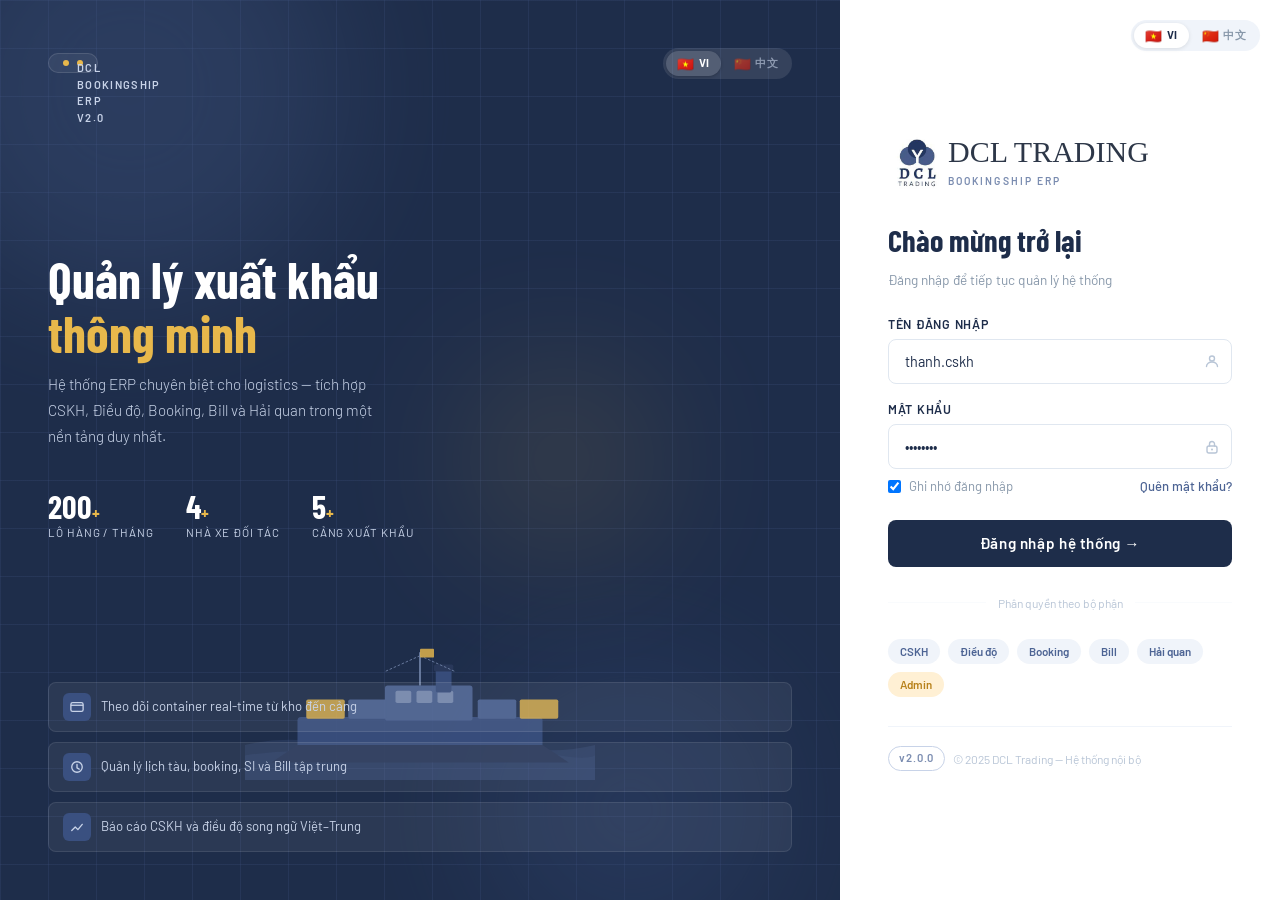
<file: index.html>
<!DOCTYPE html>
<html lang="vi">
<head>
<meta charset="UTF-8"/>
<meta name="viewport" content="width=device-width, initial-scale=1.0"/>
<title>DCL BookingShip ERP</title>
<link rel="icon" type="image/svg+xml" href="./image/dcl-logo.jpg"/>
<link href="https://cdn.jsdelivr.net/npm/bootstrap@5.3.3/dist/css/bootstrap.min.css" rel="stylesheet"/>
<link href="https://fonts.googleapis.com/css2?family=Barlow:wght@300;400;500;600;700&family=Barlow+Condensed:wght@500;600;700&display=swap" rel="stylesheet"/>
<link rel="stylesheet" href="styles.css"/>
</head>
<body>

<!-- ══════════════ LOGIN PAGE ══════════════ -->
<div id="page-login" class="page active">
  <div class="left-panel">
    <div class="sea-grid"></div>
    <div class="orb orb-1"></div><div class="orb orb-2"></div><div class="orb orb-3"></div>
    <div class="left-top-bar">
      <div class="brand-tag"><span></span><span data-i18n="login.brand">DCL BookingShip ERP v2.0</span></div>
      <div class="lang-switch" id="lang-switch-login">
        <button class="lang-btn active" id="login-btn-vi" onclick="setLang('vi')"><span class="lang-flag">🇻🇳</span> VI</button>
        <button class="lang-btn" id="login-btn-zh" onclick="setLang('zh')"><span class="lang-flag">🇨🇳</span> 中文</button>
      </div>
    </div>
    <div class="left-content">
      <h1 class="hero-title" data-i18n="login.hero">Quản lý xuất khẩu<br/><em>thông minh</em></h1>
      <p class="hero-sub" data-i18n="login.sub">Hệ thống ERP chuyên biệt cho logistics — tích hợp CSKH, Điều độ, Booking, Bill và Hải quan trong một nền tảng duy nhất.</p>
      <div class="stats-row">
        <div><div class="stat-num">200<small>+</small></div><div class="stat-label" data-i18n="login.stat1">Lô hàng / tháng</div></div>
        <div><div class="stat-num">4<small>+</small></div><div class="stat-label" data-i18n="login.stat2">Nhà xe đối tác</div></div>
        <div><div class="stat-num">5<small>+</small></div><div class="stat-label" data-i18n="login.stat3">Cảng xuất khẩu</div></div>
      </div>
    </div>
    <div class="ship-scene">
      <svg width="380" height="140" viewBox="0 0 400 160" fill="none">
        <path d="M0 120 Q50 108 100 120 Q150 132 200 120 Q250 108 300 120 Q350 132 400 120 L400 160 L0 160Z" fill="rgba(74,96,148,0.25)"/>
        <path d="M0 132 Q60 122 120 132 Q180 142 240 132 Q300 122 360 132 Q390 137 400 132 L400 160 L0 160Z" fill="rgba(74,96,148,0.18)"/>
        <rect x="60" y="88" width="280" height="36" rx="4" fill="#3A5080"/>
        <path d="M60 120 L30 140 L370 140 L340 120Z" fill="#2B3A5C"/>
        <rect x="160" y="52" width="100" height="40" rx="3" fill="#4D6494"/>
        <rect x="172" y="58" width="18" height="14" rx="2" fill="rgba(200,211,232,0.4)"/>
        <rect x="196" y="58" width="18" height="14" rx="2" fill="rgba(200,211,232,0.4)"/>
        <rect x="220" y="58" width="18" height="14" rx="2" fill="rgba(200,211,232,0.4)"/>
        <rect x="218" y="32" width="18" height="28" rx="3" fill="#3A5080"/>
        <rect x="216" y="28" width="22" height="8" rx="2" fill="#2B3A5C"/>
        <rect x="70" y="68" width="44" height="22" rx="2" fill="#E8B84B" opacity=".85"/>
        <rect x="118" y="68" width="44" height="22" rx="2" fill="#4D6494"/>
        <rect x="266" y="68" width="44" height="22" rx="2" fill="#4D6494"/>
        <rect x="314" y="68" width="44" height="22" rx="2" fill="#E8B84B" opacity=".85"/>
        <line x1="200" y1="14" x2="200" y2="52" stroke="#7A8CB0" stroke-width="2"/>
        <line x1="200" y1="18" x2="160" y2="36" stroke="#7A8CB0" stroke-width="1" stroke-dasharray="3,2"/>
        <line x1="200" y1="18" x2="240" y2="36" stroke="#7A8CB0" stroke-width="1" stroke-dasharray="3,2"/>
        <rect x="200" y="10" width="16" height="10" rx="1" fill="#E8B84B" opacity=".9"/>
      </svg>
    </div>
    <div class="features">
      <div class="feat-pill"><div class="feat-icon"><svg width="14" height="14" viewBox="0 0 16 16" fill="none"><rect x="1" y="3" width="14" height="10" rx="2" stroke="#C8D3E8" stroke-width="1.5"/><path d="M1 6h14" stroke="#C8D3E8" stroke-width="1.5"/></svg></div><span data-i18n="login.feat1">Theo dõi container real-time từ kho đến cảng</span></div>
      <div class="feat-pill"><div class="feat-icon"><svg width="14" height="14" viewBox="0 0 16 16" fill="none"><circle cx="8" cy="8" r="6" stroke="#C8D3E8" stroke-width="1.5"/><path d="M8 5v4l2.5 1.5" stroke="#C8D3E8" stroke-width="1.5" stroke-linecap="round"/></svg></div><span data-i18n="login.feat2">Quản lý lịch tàu, booking, SI và Bill tập trung</span></div>
      <div class="feat-pill"><div class="feat-icon"><svg width="14" height="14" viewBox="0 0 16 16" fill="none"><path d="M2 12L6 8l3 3 5-6" stroke="#C8D3E8" stroke-width="1.5" stroke-linecap="round" stroke-linejoin="round"/></svg></div><span data-i18n="login.feat3">Báo cáo CSKH và điều độ song ngữ Việt–Trung</span></div>
    </div>
  </div>
  <div class="right-panel">
    <div class="right-panel-lang">
      <div class="lang-switch light" id="lang-switch-right">
        <button class="lang-btn active" id="right-btn-vi" onclick="setLang('vi')"><span class="lang-flag">🇻🇳</span> VI</button>
        <button class="lang-btn" id="right-btn-zh" onclick="setLang('zh')"><span class="lang-flag">🇨🇳</span> 中文</button>
      </div>
    </div>
    <div class="login-logo">
      <div class="logo-circles"><img src="./image/dcl-logo.jpg" width="120%" alt=""/></div>
      <div class="logo-text">
        <div style="font-size:30px;font-family:bold;">DCL TRADING</div>
        <div class="t2">BookingShip ERP</div>
      </div>
    </div>
    <h2 class="login-heading" data-i18n="login.welcome">Chào mừng trở lại</h2>
    <p class="login-sub" data-i18n="login.subtitle">Đăng nhập để tiếp tục quản lý hệ thống</p>
    <div style="margin-bottom:1rem">
      <label class="form-label-login" data-i18n="login.userLabel">Tên đăng nhập</label>
      <div class="input-wrap">
        <input class="form-control-login" id="inp-user" type="text" value="thanh.cskh" data-i18n-ph="login.userPh"/>
        <svg class="input-icon" width="16" height="16" viewBox="0 0 16 16" fill="none"><circle cx="8" cy="5.5" r="2.5" stroke="#b8c5d6" stroke-width="1.4"/><path d="M2.5 13.5c0-2.485 2.462-4.5 5.5-4.5s5.5 2.015 5.5 4.5" stroke="#b8c5d6" stroke-width="1.4" stroke-linecap="round"/></svg>
      </div>
    </div>
    <div style="margin-bottom:.5rem">
      <label class="form-label-login" data-i18n="login.passLabel">Mật khẩu</label>
      <div class="input-wrap">
        <input class="form-control-login" type="password" value="12345678" data-i18n-ph="login.passPh"/>
        <svg class="input-icon" width="16" height="16" viewBox="0 0 16 16" fill="none"><rect x="3" y="7" width="10" height="7" rx="2" stroke="#b8c5d6" stroke-width="1.4"/><path d="M5.5 7V5a2.5 2.5 0 015 0v2" stroke="#b8c5d6" stroke-width="1.4" stroke-linecap="round"/><circle cx="8" cy="10.5" r="1" fill="#b8c5d6"/></svg>
      </div>
    </div>
    <div class="alt-actions-ln">
      <div class="remember-wrap"><input type="checkbox" id="rem" checked/><label for="rem" data-i18n="login.remember">Ghi nhớ đăng nhập</label></div>
      <a href="#" class="link-muted-ln" data-i18n="login.forgot">Quên mật khẩu?</a>
    </div>
    <button class="btn-login-main" onclick="goToDashboard()" data-i18n="login.btn">Đăng nhập hệ thống →</button>
    <div class="divider-ln"><hr/><span data-i18n="login.divider">Phân quyền theo bộ phận</span><hr/></div>
    <div class="role-badges">
      <span class="rb" data-i18n="role.cskh">CSKH</span>
      <span class="rb" data-i18n="role.dieudo">Điều độ</span>
      <span class="rb" data-i18n="role.booking">Booking</span>
      <span class="rb" data-i18n="role.bill">Bill</span>
      <span class="rb" data-i18n="role.haiquan">Hải quan</span>
      <span class="rb admin">Admin</span>
    </div>
    <div class="footer-note">
      <span class="badge-sys">v2.0.0</span>
      <span style="font-size:.75rem;color:#b8c5d6;" data-i18n="login.copyright">© 2025 DCL Trading — Hệ thống nội bộ</span>
    </div>
  </div>
</div>

<!-- ══════════════ DASHBOARD PAGE ══════════════ -->
<div id="page-dashboard" class="page">
  <!-- SIDEBAR -->
  <nav class="sidebar">
    <div class="sidebar-brand">
      <div class="logo-circles-sm"><div class="c c1"></div><div class="c c2"></div><div class="c c3"></div></div>
      <div><div class="brand-name">DCL TRADING</div><div class="brand-sub">BookingShip ERP</div></div>
    </div>
    <div class="sidebar-section" data-i18n="nav.sec.overview">Tổng quan</div>
    <div class="nav-item-wrap"><a class="nav-link-dcl" href="#"><svg class="ico" viewBox="0 0 16 16" fill="none"><rect x="1" y="1" width="6" height="6" rx="1.5" stroke="currentColor" stroke-width="1.4"/><rect x="9" y="1" width="6" height="6" rx="1.5" stroke="currentColor" stroke-width="1.4"/><rect x="1" y="9" width="6" height="6" rx="1.5" stroke="currentColor" stroke-width="1.4"/><rect x="9" y="9" width="6" height="6" rx="1.5" stroke="currentColor" stroke-width="1.4"/></svg><span data-i18n="nav.dashboard">Dashboard</span></a></div>
    <div class="sidebar-section" data-i18n="nav.sec.ops">Nghiệp vụ</div>
    <div class="nav-item-wrap"><a class="nav-link-dcl active" href="#"><svg class="ico" viewBox="0 0 16 16" fill="none"><rect x="1" y="3" width="14" height="10" rx="1.5" stroke="currentColor" stroke-width="1.4"/><path d="M1 6.5h14M5 10h6" stroke="currentColor" stroke-width="1.4"/></svg><span data-i18n="nav.cskh">CSKH + Điều Độ</span><span class="nav-badge" id="nav-badge-total">7</span></a></div>
    <div class="nav-item-wrap"><a class="nav-link-dcl" href="#"><svg class="ico" viewBox="0 0 16 16" fill="none"><rect x="1" y="5" width="10" height="7" rx="1" stroke="currentColor" stroke-width="1.3"/><path d="M11 8l3-2v5l-3-1.5" stroke="currentColor" stroke-width="1.3" stroke-linejoin="round"/><circle cx="4" cy="13" r="1.5" stroke="currentColor" stroke-width="1.3"/><circle cx="9" cy="13" r="1.5" stroke="currentColor" stroke-width="1.3"/></svg><span data-i18n="nav.dieuXe">Điều Xe</span><span class="nav-badge red">3</span></a></div>
    <div class="nav-item-wrap"><a class="nav-link-dcl" href="#"><svg class="ico" viewBox="0 0 16 16" fill="none"><path d="M2 4h12M2 8h8M2 12h5" stroke="currentColor" stroke-width="1.4" stroke-linecap="round"/></svg><span data-i18n="nav.booking">Booking</span></a></div>
    <div class="nav-item-wrap"><a class="nav-link-dcl" href="#"><svg class="ico" viewBox="0 0 16 16" fill="none"><rect x="2" y="1" width="12" height="14" rx="1.5" stroke="currentColor" stroke-width="1.4"/><path d="M5 5h6M5 8h6M5 11h3" stroke="currentColor" stroke-width="1.4" stroke-linecap="round"/></svg><span data-i18n="nav.bill">Bill / SI</span></a></div>
    <div class="nav-item-wrap"><a class="nav-link-dcl" href="#"><svg class="ico" viewBox="0 0 16 16" fill="none"><circle cx="8" cy="8" r="6" stroke="currentColor" stroke-width="1.4"/><path d="M8 5v3l2 1.5" stroke="currentColor" stroke-width="1.4" stroke-linecap="round"/></svg><span data-i18n="nav.haiquan">Hải Quan</span></a></div>
    <div class="sidebar-section" data-i18n="nav.sec.carriers">Nhà xe</div>
    <div class="nav-item-wrap"><a class="nav-link-dcl" href="#">LINKLUCK</a></div>
    <div class="nav-item-wrap"><a class="nav-link-dcl" href="#">TTK (Tân Trường Khoa)</a></div>
    <div class="nav-item-wrap"><a class="nav-link-dcl" href="#">VT Lạnh Sài Gòn</a></div>
    <div class="nav-item-wrap"><a class="nav-link-dcl" href="#">PT Global</a></div>
    <div class="sidebar-section" data-i18n="nav.sec.system">Hệ thống</div>
    <div class="nav-item-wrap"><a class="nav-link-dcl" href="#"><span data-i18n="nav.chiphi">Chi phí phát sinh</span></a></div>
    <div class="nav-item-wrap"><a class="nav-link-dcl" href="#"><span data-i18n="nav.phanquyen">Phân quyền</span></a></div>
    <div class="sidebar-footer">
      <div class="avatar-sm">TH</div>
      <div><div class="user-name">Thanh</div><div class="user-role" data-i18n="user.role">CSKH · Điều độ</div></div>
      <svg style="margin-left:auto;color:rgba(200,211,232,.5);cursor:pointer" width="14" height="14" viewBox="0 0 16 16" fill="none"><path d="M6 2l6 6-6 6" stroke="currentColor" stroke-width="1.4" stroke-linecap="round" stroke-linejoin="round"/></svg>
    </div>
  </nav>

  <!-- TOPBAR -->
  <header class="topbar">
    <div class="breadcrumb-dcl"><span data-i18n="topbar.bc1">Nghiệp vụ</span><span class="breadcrumb-sep">/</span><span class="active" data-i18n="topbar.bc2">CSKH + Điều Độ</span></div>
    <div class="topbar-right">
      <span class="topbar-date" data-i18n="topbar.date">Thứ Sáu, 13/03/2026</span>
      <div class="lang-switch light" id="lang-switch-dash">
        <button class="lang-btn active" id="dash-btn-vi" onclick="setLang('vi')"><span class="lang-flag">🇻🇳</span> VI</button>
        <button class="lang-btn" id="dash-btn-zh" onclick="setLang('zh')"><span class="lang-flag">🇨🇳</span> 中文</button>
      </div>
      <button class="btn-icon"><svg width="15" height="15" viewBox="0 0 16 16" fill="none"><path d="M8 1a5 5 0 00-5 5v3L1.5 11h13L13 9V6a5 5 0 00-5-5zM6 13a2 2 0 004 0" stroke="currentColor" stroke-width="1.4" stroke-linecap="round"/></svg><span class="notif-dot"></span></button>
      <div class="avatar-sm" style="background:var(--mid);font-size:.72rem;">TH</div>
    </div>
  </header>

  <!-- MAIN -->
  <main class="main-content">
    <div class="page-body">
      <!-- STATS -->
      <div class="stat-grid">
        <div class="stat-card stat-accent"><div class="label" data-i18n="stat1.label">Tổng lô tháng này</div><div class="value" id="stat-total">0</div><div class="sub" data-i18n="stat1.sub">Lô hàng đang quản lý</div></div>
        <div class="stat-card stat-green"><div class="label" data-i18n="stat2.label">Đã lên tàu</div><div class="value" id="stat-shipped">0</div><div class="sub"><span class="trend trend-up" id="stat-shipped-pct">0%</span> <span data-i18n="stat2.sub">hoàn thành</span></div></div>
        <div class="stat-card stat-gold"><div class="label" data-i18n="stat3.label">Đang vận chuyển</div><div class="value" id="stat-transport">0</div><div class="sub"><span data-i18n="stat3.sub">Cont đang trên đường</span> <span class="trend trend-warn" id="stat-warn-count"></span></div></div>
        <div class="stat-card stat-red"><div class="label" data-i18n="stat4.label">Chờ xử lý</div><div class="value" id="stat-pending">0</div><div class="sub" data-i18n="stat4.sub">Cần xử lý trong hôm nay</div></div>
        <div class="stat-card stat-teal"><div class="label" data-i18n="stat5.label">Doanh thu tháng</div><div class="value" id="stat-revenue">0</div><div class="sub" data-i18n="stat5.sub">VNĐ ước tính</div></div>
      </div>

      <!-- PIPELINE -->
      <div class="pipeline-bar">
        <div class="pipe-step" onclick="setPipe(this,'all')"><div class="ps-label" data-i18n="pipe1">Nhận đơn</div><div class="ps-count" id="pipe-count-all">0</div></div>
        <div class="pipe-step" onclick="setPipe(this,'booked')"><div class="ps-label" data-i18n="pipe2">Đã booking</div><div class="ps-count" id="pipe-count-booked">0</div></div>
        <div class="pipe-step" onclick="setPipe(this,'contkho')"><div class="ps-label" data-i18n="pipe3">Cont đến kho</div><div class="ps-count" id="pipe-count-contkho">0</div></div>
        <div class="pipe-step" onclick="setPipe(this,'transport')"><div class="ps-label" data-i18n="pipe4">Đang vận chuyển</div><div class="ps-count" id="pipe-count-transport">0</div></div>
        <div class="pipe-step" onclick="setPipe(this,'atport')"><div class="ps-label" data-i18n="pipe5">Đã hạ cảng</div><div class="ps-count" id="pipe-count-atport">0</div></div>
        <div class="pipe-step" onclick="setPipe(this,'shipped')"><div class="ps-label" data-i18n="pipe6">Đã lên tàu</div><div class="ps-count" id="pipe-count-shipped">0</div></div>
        <div class="pipe-step" onclick="setPipe(this,'cleared')"><div class="ps-label" data-i18n="pipe7">Thanh lý xong</div><div class="ps-count" id="pipe-count-cleared">0</div></div>
      </div>

      <!-- SPLIT LAYOUT -->
      <div class="layout-split">
        <div class="table-section">
          <!-- TOOLBAR -->
          <div class="toolbar">
            <span class="toolbar-title" data-i18n="toolbar.title">Bảng CSKH + Điều Độ</span>
            <div class="search-box">
              <svg width="13" height="13" viewBox="0 0 16 16" fill="none"><circle cx="7" cy="7" r="4.5" stroke="#aaa" stroke-width="1.4"/><path d="M10.5 10.5L14 14" stroke="#aaa" stroke-width="1.4" stroke-linecap="round"/></svg>
              <input id="search-inp" data-i18n-ph="toolbar.searchPh" placeholder="Tìm cont, booking, khách hàng..."/>
            </div>
            <select class="filter-select" id="filter-customer">
              <option value="" data-i18n="filter.allCustomers">Tất cả khách hàng</option>
            </select>
            <select class="filter-select" id="filter-carrier">
              <option value="" data-i18n="filter.allCarriers">Tất cả nhà xe</option>
            </select>
            <select class="filter-select" id="filter-status">
              <option value="" data-i18n="filter.allStatus">Tất cả trạng thái</option>
              <option value="done" data-i18n="s.done">Đã lên tàu</option>
              <option value="port" data-i18n="s.port">Đã về cảng</option>
              <option value="packing" data-i18n="s.packing">Đang đóng hàng</option>
              <option value="plan" data-i18n="s.plan">Chờ kế hoạch</option>
              <option value="delay" data-i18n="s.urgent">Cần xử lý gấp</option>
              <option value="cleared" data-i18n="s.cleared">Đã thanh lý</option>
            </select>
            <button class="btn-primary-dcl" style="margin-left:auto" onclick="openModal(null,'new')">
              <svg width="13" height="13" viewBox="0 0 16 16" fill="none"><path d="M8 2v12M2 8h12" stroke="#fff" stroke-width="1.8" stroke-linecap="round"/></svg>
              <span data-i18n="toolbar.addNew">Thêm lô mới</span>
            </button>
          </div>
          <!-- TABLE -->
          <div class="table-card">
            <div class="table-wrapper table-scroll">
              <table class="dcl-table" id="main-table">
                <thead>
                  <tr>
                    <th data-i18n="th.lo">Lô #</th>
                    <th data-i18n="th.booking">Số Booking</th>
                    <th data-i18n="th.cont">Số Container</th>
                    <th data-i18n="th.seal">Seal</th>
                    <th data-i18n="th.khach">Khách hàng</th>
                    <th data-i18n="th.cang">Cảng đến</th>
                    <th data-i18n="th.nhaxe">Nhà xe</th>
                    <th data-i18n="th.ngaygoi">Ngày gọi cont</th>
                    <th>ETD</th>
                    <th data-i18n="th.cutoff">Cut-off</th>
                    <th data-i18n="th.hang">Hãng tàu</th>
                    <th data-i18n="th.status">Trạng thái</th>
                    <th data-i18n="th.tem">Tem</th>
                    <th data-i18n="th.gia">Giá báo</th>
                    <th data-i18n="th.action">Thao tác</th>
                  </tr>
                </thead>
                <tbody id="table-body"></tbody>
              </table>
            </div>
            <div class="table-footer">
              <span id="table-footer-text"></span>
              <div class="page-btns"></div>
            </div>
          </div>
        </div>

        <!-- DETAIL SIDE PANEL -->
        <div class="detail-panel" id="side-detail">
          <div class="dp-title" id="side-lo-title">Chi tiết — Lô 218</div>
          <div class="mini-stat"><span class="ms-label" data-i18n="dp.booking">Booking</span><span class="ms-val" id="sd-booking">—</span></div>
          <div class="mini-stat"><span class="ms-label" data-i18n="dp.khach">Khách hàng</span><span class="ms-val" id="sd-khach">—</span></div>
          <div class="mini-stat"><span class="ms-label" data-i18n="dp.hang">Hãng tàu</span><span class="ms-val" id="sd-hang">—</span></div>
          <div class="mini-stat"><span class="ms-label" data-i18n="dp.tau">Tên tàu</span><span class="ms-val" id="sd-tau" style="font-size:.72rem">—</span></div>
          <div class="mini-stat"><span class="ms-label">ETD</span><span class="ms-val" id="sd-etd">—</span></div>
          <div class="mini-stat"><span class="ms-label">ETA</span><span class="ms-val" id="sd-eta">—</span></div>
          <div class="mini-stat"><span class="ms-label" data-i18n="dp.nhaxe">Nhà xe</span><span class="ms-val" id="sd-nhaxe">—</span></div>
          <div class="mini-stat"><span class="ms-label" data-i18n="dp.gia">Giá báo</span><span class="ms-val" id="sd-gia" style="color:#256029">—</span></div>
          <div class="mini-stat"><span class="ms-label" data-i18n="dp.socont">Số cont</span><span class="ms-val" id="sd-socont">—</span></div>
          <div style="margin-top:14px;background:#f7f9fc;border-radius:8px;padding:10px;font-size:.77rem;color:#555;border-left:3px solid var(--slate)"><strong style="color:var(--navy)">Note:</strong> <span id="sd-note">—</span></div>
          <div style="margin-top:14px;display:flex;flex-direction:column;gap:7px">
            <button class="btn-primary-dcl" style="justify-content:center" onclick="if(selectedLotId)openModal(selectedLotId,'edit')"><span data-i18n="dp.editBtn">Chỉnh sửa lô này</span></button>
            <button class="btn-outline-dcl" style="justify-content:center"><span data-i18n="dp.eport">Xem trên ePort</span></button>
          </div>
        </div>
      </div>
    </div>
  </main>
</div>

<!-- ══════════════ DETAIL MODAL ══════════════ -->
<div class="modal-overlay" id="booking-modal">
  <div class="modal-box">
    <div class="modal-header">
      <div class="modal-lo-badge" id="modal-lo-badge">Lô</div>
      <div>
        <div class="modal-title" id="modal-title" data-i18n="modal.title.edit">Chi tiết & Chỉnh sửa Booking</div>
        <div class="modal-booking-num" id="modal-booking-num">Booking: —</div>
      </div>
      <button class="modal-close" onclick="closeModal()">✕</button>
    </div>
    <div class="modal-tabs">
      <div class="mtab active" onclick="switchTab(this,'tab-general')" data-i18n="mtab1">Thông tin chung</div>
      <div class="mtab" onclick="switchTab(this,'tab-containers')" data-i18n="mtab2">Containers</div>
      <div class="mtab" onclick="switchTab(this,'tab-dieudo')" data-i18n="mtab3">Điều độ</div>
      <div class="mtab" onclick="switchTab(this,'tab-bill')" data-i18n="mtab4">Bill / SI</div>
      <div class="mtab" onclick="switchTab(this,'tab-haiquan')" data-i18n="mtab5">Hải quan</div>
    </div>
    <div class="modal-body">

      <!-- TAB 1: General -->
      <div id="tab-general" class="modal-panel active">
        <div class="form-section-title" data-i18n="sec.donhang">Thông tin đơn hàng</div>
        <div class="form-grid-3">
          <div class="form-group"><label data-i18n="lbl.malo">Mã lô nội bộ</label><input id="f-lo" readonly/></div>
          <div class="form-group"><label data-i18n="lbl.sobooking">Số Booking</label><input id="f-booking"/></div>
          <div class="form-group"><label data-i18n="lbl.trangthai">Trạng thái</label>
            <select id="f-status">
              <option value="plan" data-i18n="s.plan">Chờ kế hoạch</option>
              <option value="packing" data-i18n="s.packing">Đang đóng hàng</option>
              <option value="port" data-i18n="s.port">Đã về cảng</option>
              <option value="done" data-i18n="s.done">Đã lên tàu</option>
              <option value="cleared" data-i18n="s.cleared">Đã thanh lý</option>
              <option value="delay" data-i18n="s.urgent">Cần xử lý gấp</option>
            </select>
          </div>
        </div>
        <div class="form-section-title" data-i18n="sec.khach">Khách hàng & Kho hàng</div>
        <div class="form-grid-2">
          <div class="form-group"><label data-i18n="lbl.khachvn">Tên khách hàng (VN)</label><input id="f-khach-vn"/></div>
          <div class="form-group"><label data-i18n="lbl.khachcn">Tên khách hàng (TQ) 客户名称</label><input id="f-khach-cn"/></div>
          <div class="form-group"><label data-i18n="lbl.diademhang">Địa điểm đóng hàng / Kho</label><input id="f-kho"/></div>
          <div class="form-group"><label data-i18n="lbl.lienhe">Liên hệ kho</label><input id="f-lienhe"/></div>
        </div>
        <div class="form-section-title" data-i18n="sec.lichhang">Lịch tàu & Cảng</div>
        <div class="form-grid-3">
          <div class="form-group"><label data-i18n="lbl.pod">Cảng đến (POD)</label><select id="f-cang" onchange="onPortChange()"><option value="">— Chọn cảng đến —</option></select></div>
          <div class="form-group"><label data-i18n="lbl.hangtau">Hãng tàu</label><input id="f-hang" readonly style="background:#f0f3f7;cursor:not-allowed" placeholder="Tự động điền khi chọn tàu"/></div>
          <div class="form-group"><label data-i18n="lbl.tentau">Tên tàu / Chuyến</label><select id="f-tau" onchange="onVesselChange()"><option value="">— Chọn tàu —</option></select></div>
          <div class="form-group"><label data-i18n="lbl.ngaygoi">Ngày gọi cont</label><input type="date" id="f-ngay-goi"/></div>
          <div class="form-group"><label data-i18n="lbl.etd">ETD dự kiến</label><input type="date" id="f-etd" title="Tự động điền khi chọn tàu, có thể sửa tay"/></div>
          <div class="form-group"><label data-i18n="lbl.eta">ETA dự kiến</label><input type="date" id="f-eta" title="Tự động điền khi chọn tàu, có thể sửa tay"/></div>
          <div class="form-group"><label data-i18n="lbl.cutoff">Cut-off time</label><input type="datetime-local" id="f-cutoff"/></div>
          <div class="form-group"><label data-i18n="lbl.etdkho">ETD dự kiến kho</label><input type="date" id="f-etd-kho"/></div>
        </div>
        <div class="form-section-title" data-i18n="sec.nhaxe">Nhà xe & Giá</div>
        <div class="form-grid-3">
          <div class="form-group"><label data-i18n="lbl.nhaxe">Nhà xe vận chuyển</label><input id="f-nhaxe" readonly style="background:#f0f3f7;cursor:not-allowed" placeholder="Tự động từ tab Điều độ" title="Chỉnh ở tab Điều độ — mỗi cont có thể khác nhà xe"/></div>
          <div class="form-group"><label data-i18n="lbl.gia">Giá báo (VNĐ)</label><input id="f-gia" placeholder="41,000,000"/></div>
          <div class="form-group"><label data-i18n="lbl.cskh">CSKH phụ trách</label>
            <select id="f-cskh"><option value="THANH">THANH</option><option value="PHONG">PHONG</option><option value="AN">AN</option></select>
          </div>
        </div>
        <div class="form-section-title" data-i18n="sec.ghichu">Ghi chú nội bộ</div>
        <div class="form-group"><label data-i18n="lbl.note">Note / Ghi chú 备注</label><textarea id="f-note"></textarea></div>
        <div style="margin-top:10px" class="form-group"><label data-i18n="lbl.tem">Cần tem không? 是否需要贴标签</label>
          <select id="f-tem">
            <option value="0" data-i18n="tem.no">Không cần tem</option>
            <option value="1" data-i18n="tem.yes">Có tem — cần kiểm tra</option>
          </select>
        </div>
      </div>

      <!-- TAB 2: Containers -->
      <div id="tab-containers" class="modal-panel">
        <div class="form-section-title" data-i18n="sec.contlist">Danh sách Container trong lô</div>
        <div class="cont-row-header">
          <span data-i18n="ch.cont">Số container</span><span data-i18n="ch.seal">Số seal</span><span data-i18n="ch.contstatus">Trạng thái cont</span><span></span>
        </div>
        <div id="cont-list"></div>
        <button class="btn-add-cont" onclick="addCont()">+ <span data-i18n="btn.addcont">Thêm container</span></button>
        <div style="margin-top:20px" class="form-section-title" data-i18n="sec.eport">Thông tin khai báo ePort</div>
        <div class="form-grid-2">
          <div class="form-group"><label data-i18n="lbl.ngayeport">Ngày khai ePort</label><input type="date" id="f-ngay-eport"/></div>
          <div class="form-group"><label data-i18n="lbl.eportstatus">Trạng thái ePort</label>
            <select id="f-eport-status"><option value="0" data-i18n="ep.pending">Chưa khai báo</option><option value="1" data-i18n="ep.done">Đã khai báo</option><option value="2" data-i18n="ep.cleared">Đã thanh lý</option></select>
          </div>
          <div class="form-group"><label data-i18n="lbl.maha">Mã hạ (số lệnh hạ)</label><input id="f-ma-ha"/></div>
          <div class="form-group"><label data-i18n="lbl.ngaythanhlý">Ngày thanh lý</label><input type="date" id="f-ngay-thanh-ly"/></div>
        </div>
      </div>

      <!-- TAB 3: Dieu do (per-container dispatch) -->
      <div id="tab-dieudo" class="modal-panel">
        <!-- Lot-level fields -->
        <div class="form-section-title">Thông tin chung điều độ</div>
        <div class="form-grid-3">
          <div class="form-group"><label data-i18n="lbl.ngaybao">Ngày báo kế hoạch trucking</label><input type="date" id="f-ngay-bao"/></div>
          <div class="form-group"><label data-i18n="lbl.dieudc">Điều độ phụ trách</label><select id="f-dieu-do"><option value="PHONG">PHONG</option><option value="AN">AN</option><option value="THANH">THANH</option></select></div>
          <div class="form-group"><label data-i18n="lbl.det">DET (ngày free)</label><input type="number" id="f-det" value="14" min="0"/></div>
        </div>

        <!-- Per-container dispatch cards -->
        <div class="form-section-title" style="display:flex;align-items:center;justify-content:space-between">
          <span>Điều độ theo từng Container</span>
          <button type="button" class="btn-outline-dcl" style="padding:4px 12px;font-size:.72rem;text-transform:none;letter-spacing:0" onclick="applyFirstDispatchToAll()">📋 Áp dụng cont 1 cho tất cả</button>
        </div>
        <div id="dispatch-list"></div>

        <!-- Lot-level note -->
        <div class="form-group" style="margin-top:16px"><label data-i18n="lbl.ghichudd">Ghi chú điều độ chung</label><textarea id="f-ghi-chu-dd" data-i18n-ph="ph.ghichudd" placeholder="Ghi chú về lịch trình, sự cố..."></textarea></div>

        <!-- Lot-level cost summary -->
        <div id="cost-summary-wrapper"></div>
      </div>

      <!-- TAB 4: Bill / SI -->
      <div id="tab-bill" class="modal-panel">
        <div class="form-section-title" data-i18n="sec.shipper">Thông tin Shipper / Consignee</div>
        <div class="form-grid-2">
          <div class="form-group"><label data-i18n="lbl.shipper">Shipper</label><input id="f-shipper"/></div>
          <div class="form-group"><label data-i18n="lbl.cnee">Consignee (CNEE)</label><input id="f-cnee"/></div>
          <div class="form-group"><label data-i18n="lbl.notify">Notify Party</label><input id="f-notify"/></div>
          <div class="form-group"><label data-i18n="lbl.commodity">Mô tả hàng hóa (Commodity)</label><input id="f-commodity"/></div>
        </div>
        <div class="form-section-title" data-i18n="sec.billstatus">Trạng thái SI / Bill</div>
        <div class="form-grid-3">
          <div class="form-group"><label data-i18n="lbl.deadlineSI">Deadline SI</label><input type="date" id="f-deadline-si"/></div>
          <div class="form-group"><label data-i18n="lbl.ngaysi">Ngày submit SI</label><input type="date" id="f-ngay-si"/></div>
          <div class="form-group"><label data-i18n="lbl.draftbl">Trạng thái Draft BL</label>
            <select id="f-draft-bl"><option value="0" data-i18n="bl.pending">Chưa nhận Draft</option><option value="1" data-i18n="bl.draft">Đã nhận Draft BL</option><option value="2" data-i18n="bl.confirmed">Đã confirm Draft</option><option value="3" data-i18n="bl.released">Đã release BL</option></select>
          </div>
          <div class="form-group"><label data-i18n="lbl.loaibill">Loại Bill</label>
            <select id="f-loai-bill"><option value="0">SWB (Sea Waybill)</option><option value="1">TLX (Telex Release)</option><option value="2">OBL (Original BL)</option></select>
          </div>
          <div class="form-group"><label data-i18n="lbl.sobl">Số Bill (MBL/HBL)</label><input id="f-so-bl"/></div>
          <div class="form-group"><label data-i18n="lbl.ptbill">Người phụ trách Bill</label><select id="f-pt-bill"><option value="THANH">THANH</option><option value="PHONG">PHONG</option></select></div>
        </div>
        <div class="form-section-title" data-i18n="sec.payment">Thanh toán</div>
        <div class="form-grid-2">
          <div class="form-group"><label data-i18n="lbl.cuoc">Cước biển (VNĐ)</label><input id="f-cuoc"/></div>
          <div class="form-group"><label data-i18n="lbl.local">Local Charges (VNĐ)</label><input id="f-local"/></div>
          <div class="form-group"><label data-i18n="lbl.phiphatsinh">Phí phát sinh</label><input id="f-phi-phat-sinh" data-i18n-ph="ph.phiphatsinh" placeholder="Phí sửa bill, DEM/DET..."/></div>
          <div class="form-group"><label data-i18n="lbl.ttoan">Trạng thái thanh toán</label>
            <select id="f-ttoan"><option value="0" data-i18n="pay.pending">Chưa thanh toán</option><option value="1" data-i18n="pay.done">Đã thanh toán</option></select>
          </div>
        </div>
        <div class="form-group"><label data-i18n="lbl.linkbill">Link file Bill (Google Drive)</label><input id="f-link-bill" data-i18n-ph="ph.linkbill" placeholder="Paste link Drive..."/></div>
      </div>

      <!-- TAB 5: Hai quan -->
      <div id="tab-haiquan" class="modal-panel">
        <div class="form-section-title" data-i18n="sec.kiemdich">Kiểm dịch thực vật (Phyto)</div>
        <div class="form-grid-3">
          <div class="form-group"><label data-i18n="lbl.ngaylam">Ngày làm chứng từ KD</label><input type="date" id="f-ngay-lam-kd"/></div>
          <div class="form-group"><label data-i18n="lbl.ngaykd">Ngày kiểm dịch xong</label><input type="date" id="f-ngay-kd"/></div>
          <div class="form-group"><label data-i18n="lbl.ttkd">Trạng thái Phyto</label>
            <select id="f-tt-kd"><option value="0" data-i18n="kd.pending">Chờ kiểm dịch</option><option value="1" data-i18n="kd.pass">Đã KD — Đạt</option><option value="2" data-i18n="kd.fail">Không đạt — xử lý lại</option></select>
          </div>
          <div class="form-group"><label data-i18n="lbl.sophyto">Số Giấy Phyto</label><input id="f-so-phyto"/></div>
          <div class="form-group"><label data-i18n="lbl.soco">Số CO (C/O)</label><input id="f-so-co"/></div>
          <div class="form-group"><label data-i18n="lbl.formco">Form CO</label>
            <select id="f-form-co"><option value="0" data-i18n="co.forme">Form E (ASEAN–TQ)</option><option value="1">Form D</option><option value="2">Form AK</option></select>
          </div>
        </div>
        <div class="form-section-title" data-i18n="sec.tokhaikhai">Tờ khai Hải quan</div>
        <div class="form-grid-3">
          <div class="form-group"><label data-i18n="lbl.sotk">Số tờ khai HQ</label><input id="f-so-tk"/></div>
          <div class="form-group"><label data-i18n="lbl.ngaykb">Ngày khai báo</label><input type="date" id="f-ngay-kb"/></div>
          <div class="form-group"><label data-i18n="lbl.phanluong">Phân luồng</label>
            <select id="f-phan-luong"><option value="0" data-i18n="pl.green">Luồng xanh (Green)</option><option value="1" data-i18n="pl.yellow">Luồng vàng (Yellow)</option><option value="2" data-i18n="pl.red">Luồng đỏ (Red)</option></select>
          </div>
          <div class="form-group"><label data-i18n="lbl.tttk">Trạng thái tờ khai</label>
            <select id="f-tt-tk"><option value="0" data-i18n="tk.pending">Chờ truyền</option><option value="1" data-i18n="tk.cleared">Đã thông quan</option><option value="2" data-i18n="tk.checking">Đang kiểm tra</option></select>
          </div>
          <div class="form-group"><label data-i18n="lbl.linkhq">Link file Tờ khai / CO / Phyto</label><input id="f-link-hq" data-i18n-ph="ph.linkhq" placeholder="Link Google Sheet..."/></div>
          <div class="form-group"><label data-i18n="lbl.pthq">Người phụ trách HQ</label><select id="f-pt-hq"><option value="THANH">THANH</option><option value="PHONG">PHONG</option></select></div>
        </div>
        <div class="form-group"><label data-i18n="lbl.ghichuhq">Ghi chú Hải quan</label><textarea id="f-ghi-chu-hq" data-i18n-ph="ph.ghichuhq" placeholder="Ghi chú về kiểm dịch, CO, tờ khai..."></textarea></div>
      </div>

    </div><!-- /modal-body -->

    <div class="modal-footer">
      <button class="btn-save" onclick="saveModal()">
        <svg width="14" height="14" viewBox="0 0 16 16" fill="none" style="display:inline;vertical-align:middle;margin-right:6px"><path d="M2 10v3h12v-3M8 2v8M5 7l3 3 3-3" stroke="#fff" stroke-width="1.6" stroke-linecap="round" stroke-linejoin="round"/></svg>
        <span data-i18n="btn.save">Lưu thay đổi</span>
      </button>
      <button class="btn-cancel" onclick="closeModal()" data-i18n="btn.cancel">Huỷ</button>
      <span class="save-note" data-i18n="save.note">Thay đổi sẽ được cập nhật vào hệ thống</span>
      <button class="btn-delete" id="btn-delete-lot" onclick="deleteLot()">🗑 <span data-i18n="btn.delete">Xoá lô</span></button>
    </div>
  </div>
</div>

<!-- Toast -->
<div class="toast-msg" id="toast"><svg width="14" height="14" viewBox="0 0 16 16" fill="none"><path d="M3 8l3.5 3.5L13 4" stroke="#fff" stroke-width="2" stroke-linecap="round" stroke-linejoin="round"/></svg> <span>OK</span></div>

<script src="i18n.js"></script>
<script src="app.js"></script>
</body>
</html>
</file>
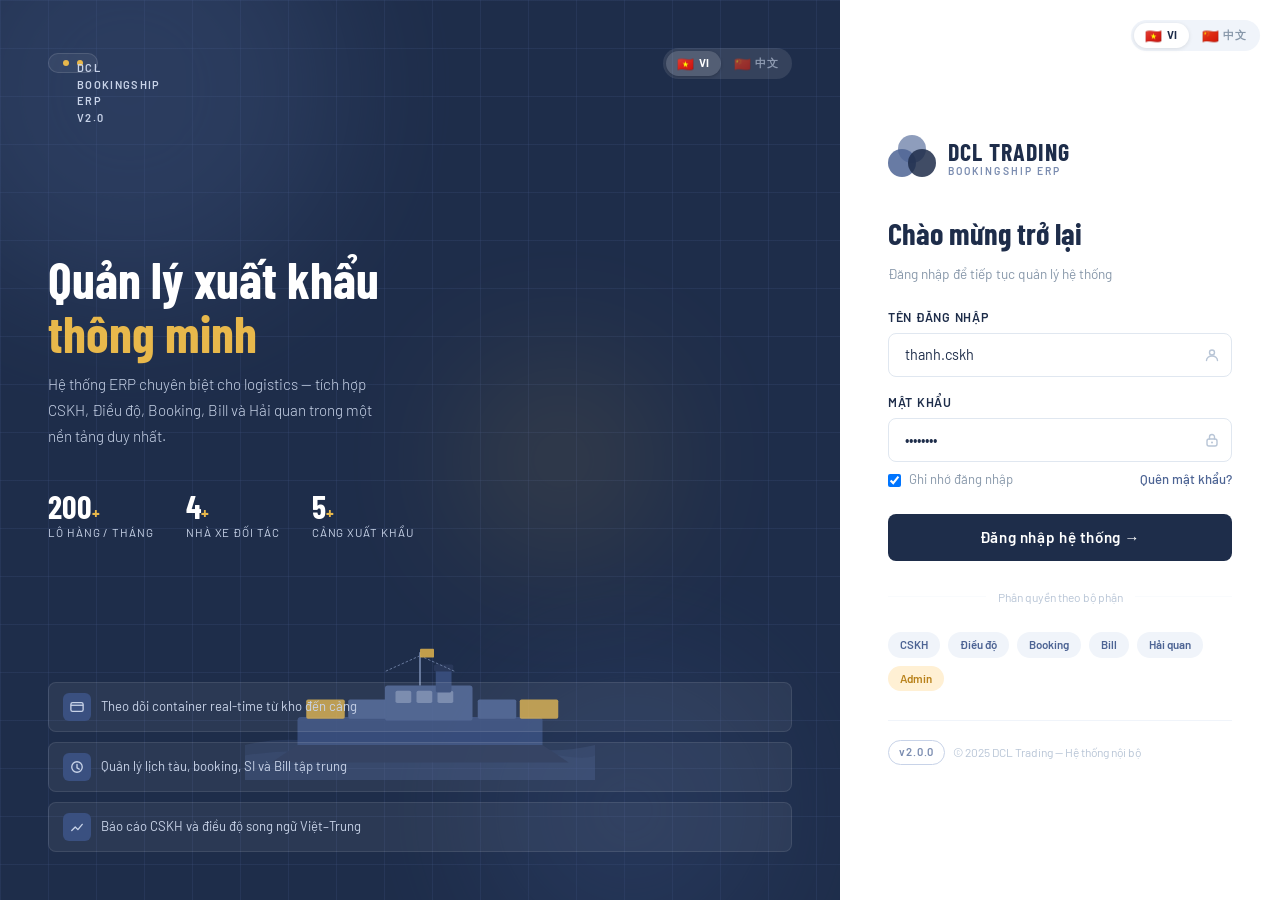
<file: DCL_BookingShip_ERP.html>
<!DOCTYPE html>
<html lang="vi">
<head>
<meta charset="UTF-8"/>
<meta name="viewport" content="width=device-width, initial-scale=1.0"/>
<title>DCL BookingShip ERP</title>
<link href="https://cdn.jsdelivr.net/npm/bootstrap@5.3.3/dist/css/bootstrap.min.css" rel="stylesheet"/>
<link href="https://fonts.googleapis.com/css2?family=Barlow:wght@300;400;500;600;700&family=Barlow+Condensed:wght@500;600;700&display=swap" rel="stylesheet"/>
<style>
:root{
  --navy:#1E2D4A;--mid:#3A5080;--slate:#4D6494;--light:#7A8CB0;
  --pale:#C8D3E8;--bg:#F2F5FA;--white:#fff;--gold:#E8B84B;
  --green:#38a169;--red:#e53e3e;--sidebar-w:230px;--topbar-h:56px;
}
*,*::before,*::after{box-sizing:border-box;margin:0;padding:0}
body{font-family:'Barlow',sans-serif;background:var(--bg);color:#2d3748;font-size:14px;overflow-x:hidden}

/* ─── LANGUAGE SWITCHER ─── */
.lang-switch{display:flex;background:rgba(255,255,255,.1);border-radius:20px;padding:3px;gap:2px}
.lang-switch.light{background:#f0f4fa}
.lang-btn{padding:4px 11px;border-radius:16px;border:none;background:transparent;font-size:.7rem;font-weight:700;cursor:pointer;color:rgba(200,211,232,.6);transition:all .2s;letter-spacing:.04em;display:flex;align-items:center;gap:4px}
.lang-btn.active{background:rgba(255,255,255,.15);color:#fff;box-shadow:0 1px 3px rgba(0,0,0,.2)}
.lang-switch.light .lang-btn{color:#8898aa}
.lang-switch.light .lang-btn.active{background:#fff;color:var(--navy);box-shadow:0 1px 4px rgba(0,0,0,.1)}
.lang-flag{font-size:.85rem;line-height:1}

/* ─── PAGE SWITCH ─── */
.page{display:none}.page.active{display:flex}
#page-dashboard{flex-direction:row}

/* ══════════════════════════════════════
   LOGIN PAGE
══════════════════════════════════════ */
#page-login{min-height:100vh;overflow:hidden}
.left-panel{flex:1.1;position:relative;display:flex;flex-direction:column;justify-content:space-between;padding:3rem;overflow:hidden;background:var(--navy)}
.sea-grid{position:absolute;inset:0;background-image:linear-gradient(rgba(74,96,148,.18)1px,transparent 1px),linear-gradient(90deg,rgba(74,96,148,.18)1px,transparent 1px);background-size:48px 48px;animation:gridScroll 18s linear infinite}
@keyframes gridScroll{0%{background-position:0 0}100%{background-position:48px 48px}}
.orb{position:absolute;border-radius:50%;filter:blur(70px);opacity:.28}
.orb-1{width:420px;height:420px;background:var(--slate);top:-120px;left:-80px;animation:float 9s ease-in-out infinite}
.orb-2{width:300px;height:300px;background:var(--mid);bottom:-60px;right:60px;animation:float 12s ease-in-out infinite reverse}
.orb-3{width:200px;height:200px;background:var(--gold);top:40%;left:55%;opacity:.12;animation:float 7s ease-in-out infinite}
@keyframes float{0%,100%{transform:translateY(0) scale(1)}50%{transform:translateY(-24px) scale(1.04)}}
.ship-scene{position:absolute;bottom:120px;left:0;right:0;display:flex;justify-content:center;opacity:.9}
.left-content{position:relative;z-index:2}
.left-top-bar{position:relative;z-index:2;display:flex;justify-content:space-between;align-items:center;margin-bottom:2rem}
.brand-tag{display:inline-flex;align-items:center;gap:8px;background:rgba(255,255,255,.06);border:1px solid rgba(255,255,255,.12);border-radius:20px;padding:6px 14px;font-size:11px;font-weight:600;letter-spacing:.12em;color:var(--pale);text-transform:uppercase}
.brand-tag span{width:6px;height:6px;border-radius:50%;background:var(--gold);display:block;animation:pulse 2s infinite}
@keyframes pulse{0%,100%{opacity:1;transform:scale(1)}50%{opacity:.4;transform:scale(.7)}}
.hero-title{font-family:'Barlow Condensed',sans-serif;font-size:3.2rem;font-weight:700;line-height:1.05;color:#fff;margin-top:0}
.hero-title em{color:var(--gold);font-style:normal}
.hero-sub{color:var(--pale);font-size:.95rem;font-weight:300;margin-top:.8rem;line-height:1.7;max-width:340px}
.stats-row{display:flex;gap:2rem;margin-top:2.5rem}
.stat-num{font-family:'Barlow Condensed',sans-serif;font-size:2rem;font-weight:700;color:#fff;line-height:1}
.stat-num small{font-size:1.1rem;color:var(--gold)}
.stat-label{font-size:.72rem;color:var(--pale);text-transform:uppercase;letter-spacing:.08em;margin-top:2px}
.features{position:relative;z-index:2;display:flex;flex-direction:column;gap:10px}
.feat-pill{display:flex;align-items:center;gap:10px;background:rgba(255,255,255,.06);border:1px solid rgba(255,255,255,.09);border-radius:8px;padding:10px 14px;color:var(--pale);font-size:.82rem}
.feat-icon{width:28px;height:28px;border-radius:6px;background:var(--mid);display:flex;align-items:center;justify-content:center;flex-shrink:0}
.right-panel{width:440px;flex-shrink:0;background:#fff;display:flex;flex-direction:column;justify-content:center;padding:3rem;position:relative}
.right-panel-lang{position:absolute;top:20px;right:20px}
.login-logo{display:flex;align-items:center;gap:12px;margin-bottom:2rem}
.logo-circles{position:relative;width:48px;height:48px;flex-shrink:0}
.logo-circles .c{position:absolute;width:28px;height:28px;border-radius:50%;opacity:.85}
.logo-circles .c1{background:var(--light);top:0;left:10px}
.logo-circles .c2{background:var(--slate);top:14px;left:0}
.logo-circles .c3{background:var(--navy);top:14px;left:20px}
.logo-text .t1{font-family:'Barlow Condensed',sans-serif;font-size:1.5rem;font-weight:700;color:var(--navy);letter-spacing:.04em;line-height:1}
.logo-text .t2{font-size:.65rem;font-weight:600;letter-spacing:.2em;color:var(--light);text-transform:uppercase}
.login-heading{font-family:'Barlow Condensed',sans-serif;font-size:1.9rem;font-weight:700;color:var(--navy)}
.login-sub{color:#8898aa;font-size:.85rem;margin-top:4px;margin-bottom:1.5rem}
.form-label-login{font-size:.78rem;font-weight:600;letter-spacing:.06em;text-transform:uppercase;color:var(--navy);margin-bottom:6px;display:block}
.form-control-login{width:100%;border:1.5px solid #e0e7f0;border-radius:8px;padding:.65rem 1rem;font-size:.9rem;color:var(--navy);transition:border-color .2s,box-shadow .2s;outline:none}
.form-control-login:focus{border-color:var(--slate);box-shadow:0 0 0 3px rgba(77,100,148,.12)}
.input-wrap{position:relative}
.input-icon{position:absolute;right:12px;top:50%;transform:translateY(-50%);color:#b8c5d6}
.btn-login-main{width:100%;padding:.75rem;background:var(--navy);color:#fff;border:none;border-radius:8px;font-size:.95rem;font-weight:600;letter-spacing:.04em;cursor:pointer;margin-top:.5rem;transition:background .2s}
.btn-login-main:hover{background:var(--mid)}
.divider-ln{display:flex;align-items:center;gap:12px;margin:1.2rem 0}
.divider-ln hr{flex:1;border:none;border-top:1px solid #e8eef6}
.divider-ln span{font-size:.75rem;color:#b8c5d6;white-space:nowrap}
.role-badges{display:flex;gap:8px;flex-wrap:wrap}
.rb{font-size:.72rem;padding:4px 12px;border-radius:20px;background:#f0f4fa;color:var(--slate);font-weight:600}
.rb.admin{background:#fff0d4;color:#B8811A}
.footer-note{margin-top:1.8rem;padding-top:1.2rem;border-top:1px solid #f0f4fa;display:flex;align-items:center;gap:8px}
.badge-sys{font-size:.7rem;padding:3px 10px;border-radius:20px;border:1px solid var(--pale);color:var(--light);font-weight:600;letter-spacing:.08em}
.alt-actions-ln{display:flex;justify-content:space-between;align-items:center;margin-bottom:1rem}
.link-muted-ln{font-size:.82rem;color:var(--slate);text-decoration:none;font-weight:500}
.link-muted-ln:hover{color:var(--navy)}
.remember-wrap{display:flex;align-items:center;gap:8px}
.remember-wrap label{font-size:.82rem;color:#8898aa;cursor:pointer}

/* ══════════════════════════════════════
   DASHBOARD PAGE
══════════════════════════════════════ */
#page-dashboard{min-height:100vh}
.sidebar{position:fixed;left:0;top:0;bottom:0;width:var(--sidebar-w);background:var(--navy);display:flex;flex-direction:column;z-index:100}
.sidebar-brand{padding:16px 18px;display:flex;align-items:center;gap:10px;border-bottom:1px solid rgba(255,255,255,.08);min-height:var(--topbar-h)}
.logo-circles-sm{position:relative;width:36px;height:36px;flex-shrink:0}
.logo-circles-sm .c{position:absolute;width:20px;height:20px;border-radius:50%;opacity:.9}
.logo-circles-sm .c1{background:#7A8CB0;top:0;left:8px}
.logo-circles-sm .c2{background:#4D6494;top:10px;left:0}
.logo-circles-sm .c3{background:#1E2D4A;top:10px;left:16px;border:1.5px solid rgba(255,255,255,.2)}
.brand-name{font-family:'Barlow Condensed',sans-serif;font-size:1rem;font-weight:700;color:#fff;line-height:1.1}
.brand-sub{font-size:.58rem;color:var(--pale);letter-spacing:.1em;text-transform:uppercase}
.sidebar-section{padding:10px 12px 4px;font-size:.62rem;font-weight:700;color:rgba(200,211,232,.45);letter-spacing:.14em;text-transform:uppercase;margin-top:6px}
.nav-item-wrap{padding:2px 8px}
.nav-link-dcl{display:flex;align-items:center;gap:10px;padding:8px 12px;border-radius:8px;color:rgba(200,211,232,.7);text-decoration:none;font-size:.83rem;font-weight:500;transition:background .15s,color .15s;cursor:pointer}
.nav-link-dcl:hover{background:rgba(255,255,255,.07);color:#fff}
.nav-link-dcl.active{background:var(--mid);color:#fff}
.nav-link-dcl .ico{width:16px;height:16px;flex-shrink:0;opacity:.8}
.nav-badge{margin-left:auto;background:var(--gold);color:#7a4a00;font-size:.6rem;font-weight:700;padding:1px 7px;border-radius:20px}
.nav-badge.red{background:var(--red);color:#fff}
.sidebar-footer{margin-top:auto;padding:14px 16px;border-top:1px solid rgba(255,255,255,.08);display:flex;align-items:center;gap:10px}
.avatar-sm{width:32px;height:32px;border-radius:50%;background:var(--mid);display:flex;align-items:center;justify-content:center;font-size:.7rem;font-weight:700;color:#fff;flex-shrink:0}
.user-name{font-size:.8rem;font-weight:600;color:#fff}
.user-role{font-size:.65rem;color:var(--pale)}
.topbar{position:fixed;left:var(--sidebar-w);right:0;top:0;height:var(--topbar-h);background:var(--white);border-bottom:1px solid #e8eef6;display:flex;align-items:center;padding:0 24px;gap:16px;z-index:99}
.breadcrumb-dcl{display:flex;align-items:center;gap:6px;font-size:.8rem;color:#8898aa}
.breadcrumb-dcl .active{color:var(--navy);font-weight:600}
.breadcrumb-sep{color:#d0d8e8}
.topbar-right{margin-left:auto;display:flex;align-items:center;gap:12px}
.topbar-date{font-size:.78rem;color:#8898aa}
.btn-icon{width:34px;height:34px;border-radius:8px;border:1px solid #e8eef6;background:transparent;display:flex;align-items:center;justify-content:center;cursor:pointer;color:#8898aa;position:relative}
.btn-icon:hover{background:var(--bg)}
.notif-dot{position:absolute;top:6px;right:6px;width:7px;height:7px;border-radius:50%;background:var(--red);border:1.5px solid #fff}
.main-content{margin-left:var(--sidebar-w);padding-top:var(--topbar-h);min-height:100vh;width:100%}
.page-body{padding:20px 24px}
.stat-grid{display:grid;grid-template-columns:repeat(5,1fr);gap:14px;margin-bottom:20px}
.stat-card{background:var(--white);border-radius:12px;padding:16px 18px;border:1px solid #e8eef6}
.stat-card .label{font-size:.7rem;font-weight:600;letter-spacing:.08em;text-transform:uppercase;color:#8898aa;margin-bottom:6px}
.stat-card .value{font-family:'Barlow Condensed',sans-serif;font-size:1.9rem;font-weight:700;color:var(--navy);line-height:1}
.stat-card .sub{font-size:.72rem;color:#8898aa;margin-top:4px}
.trend{font-size:.72rem;font-weight:600;padding:2px 7px;border-radius:20px;display:inline-block}
.trend-up{background:#e6f4ea;color:#256029}
.trend-warn{background:#fff4e0;color:#7a4a00}
.trend-info{background:#e6eefa;color:var(--navy)}
.stat-accent{border-left:3px solid var(--slate)}
.stat-gold{border-left:3px solid var(--gold)}
.stat-green{border-left:3px solid var(--green)}
.stat-red{border-left:3px solid var(--red)}
.stat-teal{border-left:3px solid #2b9e8a}
.pipeline-bar{display:flex;gap:0;background:#fff;border:1px solid #e8eef6;border-radius:10px;overflow:hidden;margin-bottom:16px}
.pipe-step{flex:1;padding:10px 12px;text-align:center;border-right:1px solid #e8eef6;cursor:pointer;transition:background .15s;user-select:none}
.pipe-step:last-child{border-right:none}
.pipe-step:hover{background:#f7f9fc}
.pipe-step.active{background:var(--navy)}
.pipe-step .ps-label{font-size:.68rem;font-weight:600;text-transform:uppercase;letter-spacing:.07em;color:#8898aa}
.pipe-step.active .ps-label{color:rgba(200,211,232,.8)}
.pipe-step .ps-count{font-family:'Barlow Condensed',sans-serif;font-size:1.3rem;font-weight:700;color:var(--navy);line-height:1.1}
.pipe-step.active .ps-count{color:#fff}
.layout-split{display:flex;gap:16px}
.table-section{flex:1;min-width:0}
.table-card{background:#fff;border-radius:12px;border:1px solid #e8eef6;overflow:hidden}
.table-wrapper{overflow-x:auto}
table.dcl-table{width:100%;border-collapse:collapse;font-size:.8rem;min-width:1200px}
table.dcl-table thead th{background:#f7f9fc;padding:10px 12px;font-size:.67rem;font-weight:700;letter-spacing:.08em;text-transform:uppercase;color:#8898aa;border-bottom:1px solid #e8eef6;white-space:nowrap}
table.dcl-table tbody tr{border-bottom:1px solid #f0f4fa;transition:background .1s;cursor:pointer}
table.dcl-table tbody tr:hover{background:#f7f9ff}
table.dcl-table tbody tr.selected{background:#eef2ff!important}
table.dcl-table td{padding:9px 12px;vertical-align:middle;color:#374151;white-space:nowrap}
table.dcl-table td.mono{font-family:'Barlow Condensed',sans-serif;font-size:.85rem;font-weight:600;letter-spacing:.03em}
table.dcl-table tr.group-row td{background:#f0f4fa}
table.dcl-table tr.group-row:hover td{background:#e8edf7}
table.dcl-table tr.group-row.selected td{background:#dde6ff}
.lo-badge{font-family:'Barlow Condensed',sans-serif;font-size:.95rem;font-weight:700;color:var(--navy)}
table.dcl-table tr.sub-row td{background:#fafcff}
table.dcl-table tr.sub-row:hover td{background:#f3f7ff}
table.dcl-table tr.sub-row td:first-child{padding-left:28px;color:#aab}
.badge-status{display:inline-flex;align-items:center;gap:5px;padding:3px 10px;border-radius:20px;font-size:.67rem;font-weight:700;letter-spacing:.05em;white-space:nowrap}
.badge-status .dot{width:6px;height:6px;border-radius:50%;flex-shrink:0}
.s-done{background:#e6f4ea;color:#256029}.s-done .dot{background:#38a169}
.s-port{background:#e6eefa;color:var(--navy)}.s-port .dot{background:var(--slate)}
.s-packing{background:#fff4e0;color:#7a4a00}.s-packing .dot{background:var(--gold)}
.s-plan{background:#f5f5f5;color:#666}.s-plan .dot{background:#aaa}
.s-delay{background:#fff0f0;color:#c53030}.s-delay .dot{background:var(--red)}
.nxe{display:inline-block;padding:2px 8px;border-radius:4px;font-size:.67rem;font-weight:700}
.nxe-ttk{background:#e6eefa;color:var(--navy)}
.nxe-ll{background:#e6f4ea;color:#256029}
.nxe-vtl{background:#fff4e0;color:#7a4a00}
.nxe-pt{background:#fce8f3;color:#702459}
.port{display:inline-block;padding:2px 8px;border-radius:4px;font-size:.67rem;font-weight:700;background:#eef2ff;color:#3730a3}
.tem-yes{color:#38a169;font-weight:700}
.tem-no{color:#aaa}
.action-btns{display:flex;gap:5px}
.btn-xs{padding:3px 9px;border-radius:5px;border:1px solid #dde4f0;background:#fff;font-size:.68rem;font-weight:600;cursor:pointer;color:var(--slate)}
.btn-xs:hover{background:var(--bg)}
.btn-xs.primary{background:var(--navy);color:#fff;border-color:var(--navy)}
.table-footer{display:flex;align-items:center;justify-content:space-between;padding:12px 16px;border-top:1px solid #e8eef6;font-size:.78rem;color:#8898aa}
.page-btns{display:flex;gap:4px}
.page-btn{min-width:30px;height:30px;border-radius:6px;border:1px solid #e8eef6;background:#fff;font-size:.78rem;cursor:pointer;color:var(--navy);display:flex;align-items:center;justify-content:center;font-weight:600}
.page-btn.active{background:var(--navy);color:#fff;border-color:var(--navy)}
.detail-panel{width:280px;flex-shrink:0;background:#fff;border-radius:12px;border:1px solid #e8eef6;padding:16px;position:sticky;top:calc(var(--topbar-h) + 20px);max-height:calc(100vh - var(--topbar-h) - 40px);overflow-y:auto}
.detail-panel .dp-title{font-family:'Barlow Condensed',sans-serif;font-size:1rem;font-weight:700;color:var(--navy);margin-bottom:14px;padding-bottom:10px;border-bottom:1px solid #f0f4fa}
.mini-stat{display:flex;justify-content:space-between;padding:7px 0;border-bottom:1px solid #f0f4fa;font-size:.78rem}
.mini-stat .ms-label{color:#8898aa}
.mini-stat .ms-val{font-weight:600;color:var(--navy);text-align:right;max-width:140px}
.timeline-item{display:flex;gap:10px;margin-bottom:14px}
.tl-line{display:flex;flex-direction:column;align-items:center}
.tl-dot{width:10px;height:10px;border-radius:50%;flex-shrink:0;margin-top:2px}
.tl-connector{width:2px;flex:1;background:#e8eef6;margin-top:3px}
.tl-done .tl-dot{background:#38a169}
.tl-port .tl-dot{background:var(--slate);box-shadow:0 0 0 3px rgba(77,100,148,.2)}
.tl-next .tl-dot{background:#e8eef6;border:2px solid #cbd5e0}
.tl-label{font-size:.78rem;font-weight:600;color:var(--navy)}
.tl-date{font-size:.7rem;color:#8898aa;margin-top:1px}
.table-scroll{max-height:480px;overflow-y:auto}
.toolbar{display:flex;align-items:center;gap:10px;margin-bottom:14px;flex-wrap:wrap}
.toolbar-title{font-family:'Barlow Condensed',sans-serif;font-size:1.1rem;font-weight:700;color:var(--navy);margin-right:6px}
.search-box{display:flex;align-items:center;border:1px solid #dde4f0;border-radius:8px;background:#fff;padding:0 10px;gap:7px;width:220px}
.search-box input{border:none;outline:none;font-size:.83rem;padding:7px 0;width:100%;background:transparent}
.filter-select{border:1px solid #dde4f0;border-radius:8px;padding:7px 10px;font-size:.82rem;color:var(--navy);background:#fff;cursor:pointer;outline:none}
.btn-primary-dcl{background:var(--navy);color:#fff;border:none;border-radius:8px;padding:7px 16px;font-size:.82rem;font-weight:600;cursor:pointer;display:flex;align-items:center;gap:6px;transition:background .15s}
.btn-primary-dcl:hover{background:var(--mid)}
.btn-outline-dcl{background:#fff;color:var(--slate);border:1px solid #dde4f0;border-radius:8px;padding:7px 14px;font-size:.82rem;font-weight:600;cursor:pointer;display:flex;align-items:center;gap:6px;transition:background .15s}
.btn-outline-dcl:hover{background:var(--bg)}
.today-chip{background:#fff4e0;color:#7a4a00;font-size:.68rem;font-weight:700;padding:2px 8px;border-radius:20px}

/* ══════════════════════════════════════
   MODAL
══════════════════════════════════════ */
.modal-overlay{display:none;position:fixed;inset:0;background:rgba(15,24,36,.55);z-index:1000;align-items:center;justify-content:center;padding:20px}
.modal-overlay.open{display:flex;animation:fadeIn .18s ease}
@keyframes fadeIn{from{opacity:0}to{opacity:1}}
.modal-box{background:#fff;border-radius:16px;width:100%;max-width:860px;max-height:92vh;overflow:hidden;display:flex;flex-direction:column;animation:slideUp .2s ease}
@keyframes slideUp{from{transform:translateY(20px);opacity:0}to{transform:translateY(0);opacity:1}}
.modal-header{display:flex;align-items:center;padding:18px 24px;border-bottom:1px solid #e8eef6;gap:12px;flex-shrink:0}
.modal-lo-badge{font-family:'Barlow Condensed',sans-serif;font-size:1.4rem;font-weight:700;color:var(--navy);background:#f0f4fa;padding:2px 14px;border-radius:8px}
.modal-title{font-family:'Barlow Condensed',sans-serif;font-size:1.1rem;font-weight:700;color:var(--navy)}
.modal-booking-num{font-size:.8rem;color:#8898aa;margin-top:2px}
.modal-close{margin-left:auto;width:34px;height:34px;border-radius:8px;border:1px solid #e8eef6;background:#fff;cursor:pointer;display:flex;align-items:center;justify-content:center;color:#8898aa;font-size:18px;line-height:1}
.modal-close:hover{background:#f7f9fc;color:var(--navy)}
.modal-tabs{display:flex;padding:0 24px;border-bottom:1px solid #e8eef6;background:#fafbfd;flex-shrink:0}
.mtab{padding:12px 16px;font-size:.82rem;font-weight:600;color:#8898aa;cursor:pointer;border-bottom:2px solid transparent;transition:color .15s,border-color .15s;white-space:nowrap}
.mtab:hover{color:var(--navy)}
.mtab.active{color:var(--navy);border-bottom-color:var(--slate)}
.modal-body{flex:1;overflow-y:auto;padding:24px}
.modal-panel{display:none}
.modal-panel.active{display:block}
.form-section-title{font-size:.7rem;font-weight:700;letter-spacing:.12em;text-transform:uppercase;color:var(--slate);margin-bottom:12px;padding-bottom:6px;border-bottom:2px solid var(--pale)}
.form-grid-2{display:grid;grid-template-columns:1fr 1fr;gap:14px 20px;margin-bottom:20px}
.form-grid-3{display:grid;grid-template-columns:1fr 1fr 1fr;gap:14px 20px;margin-bottom:20px}
.form-group label{display:block;font-size:.72rem;font-weight:600;letter-spacing:.07em;text-transform:uppercase;color:#8898aa;margin-bottom:5px}
.form-group input,.form-group select,.form-group textarea{
  width:100%;border:1.5px solid #e0e7f0;border-radius:8px;
  padding:.5rem .8rem;font-size:.85rem;color:var(--navy);
  background:#fff;outline:none;transition:border-color .2s,box-shadow .2s;
  font-family:'Barlow',sans-serif;
}
.form-group input:focus,.form-group select:focus,.form-group textarea:focus{border-color:var(--slate);box-shadow:0 0 0 3px rgba(77,100,148,.1)}
.form-group input[readonly]{background:#f7f9fc;color:#8898aa;cursor:default}
.form-group textarea{resize:vertical;min-height:72px}
.cont-row{display:grid;grid-template-columns:1fr 1fr 1fr auto;gap:10px;align-items:end;margin-bottom:10px;padding:12px;background:#f7f9fc;border-radius:8px;border:1px solid #e8eef6}
.cont-row-header{display:grid;grid-template-columns:1fr 1fr 1fr auto;gap:10px;margin-bottom:6px}
.cont-row-header span{font-size:.68rem;font-weight:700;letter-spacing:.08em;text-transform:uppercase;color:#8898aa}
.btn-del-cont{width:28px;height:28px;border-radius:6px;border:1px solid #fcd5d5;background:#fff5f5;color:var(--red);cursor:pointer;font-size:14px;display:flex;align-items:center;justify-content:center}
.btn-del-cont:hover{background:#fee2e2}
.btn-add-cont{display:flex;align-items:center;gap:6px;padding:7px 14px;border-radius:8px;border:1.5px dashed #c8d3e8;background:#f7f9fc;color:var(--slate);font-size:.8rem;font-weight:600;cursor:pointer;width:100%;justify-content:center;margin-top:4px}
.btn-add-cont:hover{background:#eef2ff;border-color:var(--slate)}
.tl-modal{display:flex;gap:0;margin-bottom:20px}
.tl-step{flex:1;text-align:center;position:relative}
.tl-step::after{content:'';position:absolute;top:12px;left:50%;width:100%;height:2px;background:#e8eef6;z-index:0}
.tl-step:last-child::after{display:none}
.tl-step .tls-dot{width:24px;height:24px;border-radius:50%;border:2px solid #e8eef6;background:#fff;margin:0 auto 6px;display:flex;align-items:center;justify-content:center;font-size:.6rem;font-weight:700;position:relative;z-index:1}
.tl-step.done .tls-dot{background:#38a169;border-color:#38a169;color:#fff}
.tl-step.current .tls-dot{background:var(--slate);border-color:var(--slate);color:#fff;box-shadow:0 0 0 4px rgba(77,100,148,.2)}
.tl-step.pending .tls-dot{background:#f7f9fc;border-color:#e8eef6;color:#aaa}
.tl-step .tls-label{font-size:.68rem;font-weight:600;color:#8898aa}
.tl-step.done .tls-label{color:#38a169}
.tl-step.current .tls-label{color:var(--navy)}
.tl-step .tls-date{font-size:.63rem;color:#b0b9c8;margin-top:2px}
.modal-footer{padding:16px 24px;border-top:1px solid #e8eef6;display:flex;align-items:center;gap:10px;flex-shrink:0;background:#fafbfd}
.btn-save{background:var(--navy);color:#fff;border:none;border-radius:8px;padding:9px 24px;font-size:.88rem;font-weight:600;cursor:pointer;transition:background .15s}
.btn-save:hover{background:var(--mid)}
.btn-cancel{background:#fff;color:#8898aa;border:1px solid #dde4f0;border-radius:8px;padding:9px 20px;font-size:.88rem;font-weight:600;cursor:pointer}
.btn-cancel:hover{background:var(--bg)}
.btn-delete{margin-left:auto;background:#fff5f5;color:var(--red);border:1px solid #fcd5d5;border-radius:8px;padding:9px 16px;font-size:.88rem;font-weight:600;cursor:pointer}
.btn-delete:hover{background:#fee2e2}
.save-note{font-size:.75rem;color:#8898aa}

/* ─── TOAST ─── */
.toast-msg{position:fixed;bottom:24px;left:50%;transform:translateX(-50%) translateY(20px);background:var(--navy);color:#fff;padding:10px 24px;border-radius:30px;font-size:.85rem;font-weight:600;opacity:0;transition:all .3s;z-index:2000;pointer-events:none;display:flex;align-items:center;gap:8px}
.toast-msg.show{opacity:1;transform:translateX(-50%) translateY(0)}
</style>
</head>
<body>

<!-- ══════════════ LOGIN PAGE ══════════════ -->
<div id="page-login" class="page active">
  <div class="left-panel">
    <div class="sea-grid"></div>
    <div class="orb orb-1"></div><div class="orb orb-2"></div><div class="orb orb-3"></div>
    <div class="left-top-bar">
      <div class="brand-tag"><span></span><span data-i18n="login.brand">DCL BookingShip ERP v2.0</span></div>
      <div class="lang-switch" id="lang-switch-login">
        <button class="lang-btn active" id="login-btn-vi" onclick="setLang('vi')"><span class="lang-flag">🇻🇳</span> VI</button>
        <button class="lang-btn" id="login-btn-zh" onclick="setLang('zh')"><span class="lang-flag">🇨🇳</span> 中文</button>
      </div>
    </div>
    <div class="left-content">
      <h1 class="hero-title" data-i18n="login.hero">Quản lý xuất khẩu<br/><em>thông minh</em></h1>
      <p class="hero-sub" data-i18n="login.sub">Hệ thống ERP chuyên biệt cho logistics — tích hợp CSKH, Điều độ, Booking, Bill và Hải quan trong một nền tảng duy nhất.</p>
      <div class="stats-row">
        <div><div class="stat-num">200<small>+</small></div><div class="stat-label" data-i18n="login.stat1">Lô hàng / tháng</div></div>
        <div><div class="stat-num">4<small>+</small></div><div class="stat-label" data-i18n="login.stat2">Nhà xe đối tác</div></div>
        <div><div class="stat-num">5<small>+</small></div><div class="stat-label" data-i18n="login.stat3">Cảng xuất khẩu</div></div>
      </div>
    </div>
    <div class="ship-scene">
      <svg width="380" height="140" viewBox="0 0 400 160" fill="none">
        <path d="M0 120 Q50 108 100 120 Q150 132 200 120 Q250 108 300 120 Q350 132 400 120 L400 160 L0 160Z" fill="rgba(74,96,148,0.25)"/>
        <path d="M0 132 Q60 122 120 132 Q180 142 240 132 Q300 122 360 132 Q390 137 400 132 L400 160 L0 160Z" fill="rgba(74,96,148,0.18)"/>
        <rect x="60" y="88" width="280" height="36" rx="4" fill="#3A5080"/>
        <path d="M60 120 L30 140 L370 140 L340 120Z" fill="#2B3A5C"/>
        <rect x="160" y="52" width="100" height="40" rx="3" fill="#4D6494"/>
        <rect x="172" y="58" width="18" height="14" rx="2" fill="rgba(200,211,232,0.4)"/>
        <rect x="196" y="58" width="18" height="14" rx="2" fill="rgba(200,211,232,0.4)"/>
        <rect x="220" y="58" width="18" height="14" rx="2" fill="rgba(200,211,232,0.4)"/>
        <rect x="218" y="32" width="18" height="28" rx="3" fill="#3A5080"/>
        <rect x="216" y="28" width="22" height="8" rx="2" fill="#2B3A5C"/>
        <rect x="70" y="68" width="44" height="22" rx="2" fill="#E8B84B" opacity=".85"/>
        <rect x="118" y="68" width="44" height="22" rx="2" fill="#4D6494"/>
        <rect x="266" y="68" width="44" height="22" rx="2" fill="#4D6494"/>
        <rect x="314" y="68" width="44" height="22" rx="2" fill="#E8B84B" opacity=".85"/>
        <line x1="200" y1="14" x2="200" y2="52" stroke="#7A8CB0" stroke-width="2"/>
        <line x1="200" y1="18" x2="160" y2="36" stroke="#7A8CB0" stroke-width="1" stroke-dasharray="3,2"/>
        <line x1="200" y1="18" x2="240" y2="36" stroke="#7A8CB0" stroke-width="1" stroke-dasharray="3,2"/>
        <rect x="200" y="10" width="16" height="10" rx="1" fill="#E8B84B" opacity=".9"/>
      </svg>
    </div>
    <div class="features">
      <div class="feat-pill"><div class="feat-icon"><svg width="14" height="14" viewBox="0 0 16 16" fill="none"><rect x="1" y="3" width="14" height="10" rx="2" stroke="#C8D3E8" stroke-width="1.5"/><path d="M1 6h14" stroke="#C8D3E8" stroke-width="1.5"/></svg></div><span data-i18n="login.feat1">Theo dõi container real-time từ kho đến cảng</span></div>
      <div class="feat-pill"><div class="feat-icon"><svg width="14" height="14" viewBox="0 0 16 16" fill="none"><circle cx="8" cy="8" r="6" stroke="#C8D3E8" stroke-width="1.5"/><path d="M8 5v4l2.5 1.5" stroke="#C8D3E8" stroke-width="1.5" stroke-linecap="round"/></svg></div><span data-i18n="login.feat2">Quản lý lịch tàu, booking, SI và Bill tập trung</span></div>
      <div class="feat-pill"><div class="feat-icon"><svg width="14" height="14" viewBox="0 0 16 16" fill="none"><path d="M2 12L6 8l3 3 5-6" stroke="#C8D3E8" stroke-width="1.5" stroke-linecap="round" stroke-linejoin="round"/></svg></div><span data-i18n="login.feat3">Báo cáo CSKH và điều độ song ngữ Việt–Trung</span></div>
    </div>
  </div>
  <div class="right-panel">
    <div class="right-panel-lang">
      <div class="lang-switch light" id="lang-switch-right">
        <button class="lang-btn active" id="right-btn-vi" onclick="setLang('vi')"><span class="lang-flag">🇻🇳</span> VI</button>
        <button class="lang-btn" id="right-btn-zh" onclick="setLang('zh')"><span class="lang-flag">🇨🇳</span> 中文</button>
      </div>
    </div>
    <div class="login-logo">
      <div class="logo-circles"><div class="c c1"></div><div class="c c2"></div><div class="c c3"></div></div>
      <div class="logo-text"><div class="t1">DCL TRADING</div><div class="t2">BookingShip ERP</div></div>
    </div>
    <h2 class="login-heading" data-i18n="login.welcome">Chào mừng trở lại</h2>
    <p class="login-sub" data-i18n="login.subtitle">Đăng nhập để tiếp tục quản lý hệ thống</p>
    <div style="margin-bottom:1rem">
      <label class="form-label-login" data-i18n="login.userLabel">Tên đăng nhập</label>
      <div class="input-wrap">
        <input class="form-control-login" id="inp-user" type="text" value="thanh.cskh" data-i18n-ph="login.userPh"/>
        <svg class="input-icon" width="16" height="16" viewBox="0 0 16 16" fill="none"><circle cx="8" cy="5.5" r="2.5" stroke="#b8c5d6" stroke-width="1.4"/><path d="M2.5 13.5c0-2.485 2.462-4.5 5.5-4.5s5.5 2.015 5.5 4.5" stroke="#b8c5d6" stroke-width="1.4" stroke-linecap="round"/></svg>
      </div>
    </div>
    <div style="margin-bottom:.5rem">
      <label class="form-label-login" data-i18n="login.passLabel">Mật khẩu</label>
      <div class="input-wrap">
        <input class="form-control-login" type="password" value="12345678" data-i18n-ph="login.passPh"/>
        <svg class="input-icon" width="16" height="16" viewBox="0 0 16 16" fill="none"><rect x="3" y="7" width="10" height="7" rx="2" stroke="#b8c5d6" stroke-width="1.4"/><path d="M5.5 7V5a2.5 2.5 0 015 0v2" stroke="#b8c5d6" stroke-width="1.4" stroke-linecap="round"/><circle cx="8" cy="10.5" r="1" fill="#b8c5d6"/></svg>
      </div>
    </div>
    <div class="alt-actions-ln">
      <div class="remember-wrap"><input type="checkbox" id="rem" checked/><label for="rem" data-i18n="login.remember">Ghi nhớ đăng nhập</label></div>
      <a href="#" class="link-muted-ln" data-i18n="login.forgot">Quên mật khẩu?</a>
    </div>
    <button class="btn-login-main" onclick="goToDashboard()" data-i18n="login.btn">Đăng nhập hệ thống →</button>
    <div class="divider-ln"><hr/><span data-i18n="login.divider">Phân quyền theo bộ phận</span><hr/></div>
    <div class="role-badges">
      <span class="rb" data-i18n="role.cskh">CSKH</span>
      <span class="rb" data-i18n="role.dieuđo">Điều độ</span>
      <span class="rb" data-i18n="role.booking">Booking</span>
      <span class="rb" data-i18n="role.bill">Bill</span>
      <span class="rb" data-i18n="role.haiquan">Hải quan</span>
      <span class="rb admin">Admin</span>
    </div>
    <div class="footer-note">
      <span class="badge-sys">v2.0.0</span>
      <span style="font-size:.75rem;color:#b8c5d6;" data-i18n="login.copyright">© 2025 DCL Trading — Hệ thống nội bộ</span>
    </div>
  </div>
</div>

<!-- ══════════════ DASHBOARD PAGE ══════════════ -->
<div id="page-dashboard" class="page">
  <!-- SIDEBAR -->
  <nav class="sidebar">
    <div class="sidebar-brand">
      <div class="logo-circles-sm"><div class="c c1"></div><div class="c c2"></div><div class="c c3"></div></div>
      <div><div class="brand-name">DCL TRADING</div><div class="brand-sub">BookingShip ERP</div></div>
    </div>
    <div class="sidebar-section" data-i18n="nav.sec.overview">Tổng quan</div>
    <div class="nav-item-wrap"><a class="nav-link-dcl" href="#"><svg class="ico" viewBox="0 0 16 16" fill="none"><rect x="1" y="1" width="6" height="6" rx="1.5" stroke="currentColor" stroke-width="1.4"/><rect x="9" y="1" width="6" height="6" rx="1.5" stroke="currentColor" stroke-width="1.4"/><rect x="1" y="9" width="6" height="6" rx="1.5" stroke="currentColor" stroke-width="1.4"/><rect x="9" y="9" width="6" height="6" rx="1.5" stroke="currentColor" stroke-width="1.4"/></svg><span data-i18n="nav.dashboard">Dashboard</span></a></div>
    <div class="sidebar-section" data-i18n="nav.sec.ops">Nghiệp vụ</div>
    <div class="nav-item-wrap"><a class="nav-link-dcl active" href="#"><svg class="ico" viewBox="0 0 16 16" fill="none"><rect x="1" y="3" width="14" height="10" rx="1.5" stroke="currentColor" stroke-width="1.4"/><path d="M1 6.5h14M5 10h6" stroke="currentColor" stroke-width="1.4"/></svg><span data-i18n="nav.cskh">CSKH + Điều Độ</span><span class="nav-badge">12</span></a></div>
    <div class="nav-item-wrap"><a class="nav-link-dcl" href="#"><svg class="ico" viewBox="0 0 16 16" fill="none"><rect x="1" y="5" width="10" height="7" rx="1" stroke="currentColor" stroke-width="1.3"/><path d="M11 8l3-2v5l-3-1.5" stroke="currentColor" stroke-width="1.3" stroke-linejoin="round"/><circle cx="4" cy="13" r="1.5" stroke="currentColor" stroke-width="1.3"/><circle cx="9" cy="13" r="1.5" stroke="currentColor" stroke-width="1.3"/></svg><span data-i18n="nav.dieuXe">Điều Xe</span><span class="nav-badge red">3</span></a></div>
    <div class="nav-item-wrap"><a class="nav-link-dcl" href="#"><svg class="ico" viewBox="0 0 16 16" fill="none"><path d="M2 4h12M2 8h8M2 12h5" stroke="currentColor" stroke-width="1.4" stroke-linecap="round"/></svg><span data-i18n="nav.booking">Booking</span></a></div>
    <div class="nav-item-wrap"><a class="nav-link-dcl" href="#"><svg class="ico" viewBox="0 0 16 16" fill="none"><rect x="2" y="1" width="12" height="14" rx="1.5" stroke="currentColor" stroke-width="1.4"/><path d="M5 5h6M5 8h6M5 11h3" stroke="currentColor" stroke-width="1.4" stroke-linecap="round"/></svg><span data-i18n="nav.bill">Bill / SI</span></a></div>
    <div class="nav-item-wrap"><a class="nav-link-dcl" href="#"><svg class="ico" viewBox="0 0 16 16" fill="none"><circle cx="8" cy="8" r="6" stroke="currentColor" stroke-width="1.4"/><path d="M8 5v3l2 1.5" stroke="currentColor" stroke-width="1.4" stroke-linecap="round"/></svg><span data-i18n="nav.haiquan">Hải Quan</span></a></div>
    <div class="sidebar-section" data-i18n="nav.sec.carriers">Nhà xe</div>
    <div class="nav-item-wrap"><a class="nav-link-dcl" href="#">LINKLUCK</a></div>
    <div class="nav-item-wrap"><a class="nav-link-dcl" href="#">TTK (Tân Trường Khoa)</a></div>
    <div class="nav-item-wrap"><a class="nav-link-dcl" href="#">VT Lạnh Sài Gòn</a></div>
    <div class="nav-item-wrap"><a class="nav-link-dcl" href="#">PT Global</a></div>
    <div class="sidebar-section" data-i18n="nav.sec.system">Hệ thống</div>
    <div class="nav-item-wrap"><a class="nav-link-dcl" href="#"><span data-i18n="nav.chiphi">Chi phí phát sinh</span></a></div>
    <div class="nav-item-wrap"><a class="nav-link-dcl" href="#"><span data-i18n="nav.phanquyen">Phân quyền</span></a></div>
    <div class="sidebar-footer">
      <div class="avatar-sm">TH</div>
      <div><div class="user-name">Thanh</div><div class="user-role" data-i18n="user.role">CSKH · Điều độ</div></div>
      <svg style="margin-left:auto;color:rgba(200,211,232,.5);cursor:pointer" width="14" height="14" viewBox="0 0 16 16" fill="none"><path d="M6 2l6 6-6 6" stroke="currentColor" stroke-width="1.4" stroke-linecap="round" stroke-linejoin="round"/></svg>
    </div>
  </nav>
  <!-- TOPBAR -->
  <header class="topbar">
    <div class="breadcrumb-dcl"><span data-i18n="topbar.bc1">Nghiệp vụ</span><span class="breadcrumb-sep">/</span><span class="active" data-i18n="topbar.bc2">CSKH + Điều Độ</span></div>
    <div class="topbar-right">
      <span class="topbar-date" data-i18n="topbar.date">Thứ Sáu, 13/03/2026</span>
      <!-- LANGUAGE SWITCHER IN TOPBAR -->
      <div class="lang-switch light" id="lang-switch-dash">
        <button class="lang-btn active" id="dash-btn-vi" onclick="setLang('vi')"><span class="lang-flag">🇻🇳</span> VI</button>
        <button class="lang-btn" id="dash-btn-zh" onclick="setLang('zh')"><span class="lang-flag">🇨🇳</span> 中文</button>
      </div>
      <button class="btn-icon"><svg width="15" height="15" viewBox="0 0 16 16" fill="none"><path d="M8 1a5 5 0 00-5 5v3L1.5 11h13L13 9V6a5 5 0 00-5-5zM6 13a2 2 0 004 0" stroke="currentColor" stroke-width="1.4" stroke-linecap="round"/></svg><span class="notif-dot"></span></button>
      <div class="avatar-sm" style="background:var(--mid);font-size:.72rem;">TH</div>
    </div>
  </header>
  <!-- MAIN -->
  <main class="main-content">
    <div class="page-body">
      <!-- STATS -->
      <div class="stat-grid">
        <div class="stat-card stat-accent"><div class="label" data-i18n="stat1.label">Tổng lô tháng này</div><div class="value">48</div><div class="sub" data-i18n="stat1.sub">Lô hàng đang quản lý <span class="trend trend-up">+6 so tháng trước</span></div></div>
        <div class="stat-card stat-green"><div class="label" data-i18n="stat2.label">Đã lên tàu</div><div class="value">31</div><div class="sub"><span class="trend trend-up">64.6%</span> <span data-i18n="stat2.sub">hoàn thành</span></div></div>
        <div class="stat-card stat-gold"><div class="label" data-i18n="stat3.label">Đang vận chuyển</div><div class="value">12</div><div class="sub"><span data-i18n="stat3.sub">Cont đang trên đường</span> <span class="trend trend-warn" data-i18n="stat3.warn">3 sắp cutoff</span></div></div>
        <div class="stat-card stat-red"><div class="label" data-i18n="stat4.label">Chờ xử lý</div><div class="value">5</div><div class="sub" data-i18n="stat4.sub">Cần xử lý trong hôm nay</div></div>
        <div class="stat-card stat-teal"><div class="label" data-i18n="stat5.label">Doanh thu tháng</div><div class="value">2.1B</div><div class="sub" data-i18n="stat5.sub">VNĐ · 48 cont × ~43.7tr</div></div>
      </div>
      <!-- PIPELINE -->
      <div class="pipeline-bar">
        <div class="pipe-step" onclick="setPipe(this)"><div class="ps-label" data-i18n="pipe1">Nhận đơn</div><div class="ps-count">48</div></div>
        <div class="pipe-step" onclick="setPipe(this)"><div class="ps-label" data-i18n="pipe2">Đã booking</div><div class="ps-count">44</div></div>
        <div class="pipe-step" onclick="setPipe(this)"><div class="ps-label" data-i18n="pipe3">Cont đến kho</div><div class="ps-count">38</div></div>
        <div class="pipe-step active" onclick="setPipe(this)"><div class="ps-label" data-i18n="pipe4">Đang vận chuyển</div><div class="ps-count">12</div></div>
        <div class="pipe-step" onclick="setPipe(this)"><div class="ps-label" data-i18n="pipe5">Đã hạ cảng</div><div class="ps-count">31</div></div>
        <div class="pipe-step" onclick="setPipe(this)"><div class="ps-label" data-i18n="pipe6">Đã lên tàu</div><div class="ps-count">31</div></div>
        <div class="pipe-step" onclick="setPipe(this)"><div class="ps-label" data-i18n="pipe7">Thanh lý xong</div><div class="ps-count">28</div></div>
      </div>
      <!-- SPLIT LAYOUT -->
      <div class="layout-split">
        <div class="table-section">
          <!-- TOOLBAR -->
          <div class="toolbar">
            <span class="toolbar-title" data-i18n="toolbar.title">Bảng CSKH + Điều Độ</span>
            <div class="search-box"><svg width="13" height="13" viewBox="0 0 16 16" fill="none"><circle cx="7" cy="7" r="4.5" stroke="#aaa" stroke-width="1.4"/><path d="M10.5 10.5L14 14" stroke="#aaa" stroke-width="1.4" stroke-linecap="round"/></svg><input id="search-inp" data-i18n-ph="toolbar.searchPh" placeholder="Tìm cont, booking, khách hàng..."/></div>
            <select class="filter-select">
              <option data-i18n="filter.allCustomers">Tất cả khách hàng</option>
              <option>XING NONG</option><option>JIN FU JIE</option><option>Bình Phước</option><option>HENG XING</option>
            </select>
            <select class="filter-select">
              <option data-i18n="filter.allCarriers">Tất cả nhà xe</option>
              <option>TTK</option><option>LINKLUCK</option><option>VT Lạnh SG</option><option>PT Global</option>
            </select>
            <select class="filter-select">
              <option data-i18n="filter.allStatus">Tất cả trạng thái</option>
              <option data-i18n="s.done">Đã lên tàu</option>
              <option data-i18n="s.port">Đã về cảng</option>
              <option data-i18n="s.packing">Đang đóng hàng</option>
              <option data-i18n="s.plan">Chờ kế hoạch</option>
            </select>
            <button class="btn-primary-dcl" style="margin-left:auto" onclick="openModal(null,'new')">
              <svg width="13" height="13" viewBox="0 0 16 16" fill="none"><path d="M8 2v12M2 8h12" stroke="#fff" stroke-width="1.8" stroke-linecap="round"/></svg>
              <span data-i18n="toolbar.addNew">Thêm lô mới</span>
            </button>
          </div>
          <!-- TABLE -->
          <div class="table-card">
            <div class="table-wrapper table-scroll">
              <table class="dcl-table" id="main-table">
                <thead>
                  <tr>
                    <th data-i18n="th.lo">Lô #</th>
                    <th data-i18n="th.booking">Số Booking</th>
                    <th data-i18n="th.cont">Số Container</th>
                    <th data-i18n="th.seal">Seal</th>
                    <th data-i18n="th.khach">Khách hàng</th>
                    <th data-i18n="th.cang">Cảng đến</th>
                    <th data-i18n="th.nhaxe">Nhà xe</th>
                    <th data-i18n="th.ngaygoi">Ngày gọi cont</th>
                    <th>ETD</th>
                    <th data-i18n="th.cutoff">Cut-off</th>
                    <th data-i18n="th.hang">Hãng tàu</th>
                    <th data-i18n="th.status">Trạng thái</th>
                    <th data-i18n="th.tem">Tem</th>
                    <th data-i18n="th.gia">Giá báo</th>
                    <th data-i18n="th.action">Thao tác</th>
                  </tr>
                </thead>
                <tbody id="table-body"></tbody>
              </table>
            </div>
            <div class="table-footer">
              <span data-i18n="table.footer">Hiển thị 12 / 138 lô hàng · Tháng 03/2026</span>
              <div class="page-btns">
                <button class="page-btn">‹</button>
                <button class="page-btn active">1</button>
                <button class="page-btn">2</button>
                <button class="page-btn">3</button>
                <button class="page-btn">›</button>
              </div>
            </div>
          </div>
        </div>
        <!-- DETAIL SIDE PANEL -->
        <div class="detail-panel" id="side-detail">
          <div class="dp-title" id="side-lo-title">Chi tiết — Lô 218</div>
          <div class="mini-stat"><span class="ms-label" data-i18n="dp.booking">Booking</span><span class="ms-val" id="sd-booking">A59GX07442</span></div>
          <div class="mini-stat"><span class="ms-label" data-i18n="dp.khach">Khách hàng</span><span class="ms-val" id="sd-khach">JIN FU JIE</span></div>
          <div class="mini-stat"><span class="ms-label" data-i18n="dp.hang">Hãng tàu</span><span class="ms-val" id="sd-hang">IAL</span></div>
          <div class="mini-stat"><span class="ms-label" data-i18n="dp.tau">Tên tàu</span><span class="ms-val" id="sd-tau" style="font-size:.72rem">WAN HAI 292 N063</span></div>
          <div class="mini-stat"><span class="ms-label">ETD</span><span class="ms-val" id="sd-etd">14/03/2026</span></div>
          <div class="mini-stat"><span class="ms-label">ETA</span><span class="ms-val" id="sd-eta">19/03/2026</span></div>
          <div class="mini-stat"><span class="ms-label" data-i18n="dp.nhaxe">Nhà xe</span><span class="ms-val" id="sd-nhaxe">VT Lạnh SG</span></div>
          <div class="mini-stat"><span class="ms-label" data-i18n="dp.gia">Giá báo</span><span class="ms-val" id="sd-gia" style="color:#256029">41–42tr VNĐ</span></div>
          <div class="mini-stat"><span class="ms-label" data-i18n="dp.socont">Số cont</span><span class="ms-val" id="sd-socont">2 × 40HR</span></div>
          <div style="margin-top:16px;margin-bottom:8px;font-size:.72rem;font-weight:700;color:#8898aa;text-transform:uppercase;letter-spacing:.08em" data-i18n="dp.progress">Tiến trình</div>
          <div class="timeline-item tl-done"><div class="tl-line"><div class="tl-dot"></div><div class="tl-connector"></div></div><div><div class="tl-label" data-i18n="tl.nhandon">Nhận đơn hàng</div><div class="tl-date">09/03/2026</div></div></div>
          <div class="timeline-item tl-done"><div class="tl-line"><div class="tl-dot"></div><div class="tl-connector"></div></div><div><div class="tl-label" data-i18n="tl.contkho">Cont đến kho</div><div class="tl-date">09/03/2026</div></div></div>
          <div class="timeline-item tl-done"><div class="tl-line"><div class="tl-dot"></div><div class="tl-connector"></div></div><div><div class="tl-label" data-i18n="tl.kiemdich">Kiểm dịch xong</div><div class="tl-date">11/03/2026</div></div></div>
          <div class="timeline-item tl-port"><div class="tl-line"><div class="tl-dot"></div><div class="tl-connector"></div></div><div><div class="tl-label" style="color:var(--slate)" data-i18n="tl.hacang">Đã hạ cảng Cát Lái</div><div class="tl-date" data-i18n="tl.today">13/03 — Hôm nay</div></div></div>
          <div class="timeline-item tl-next"><div class="tl-line"><div class="tl-dot"></div><div class="tl-connector"></div></div><div><div class="tl-label" style="color:#aaa" data-i18n="tl.lentau">Lên tàu (ETD)</div><div class="tl-date">14/03/2026</div></div></div>
          <div class="timeline-item tl-next"><div class="tl-line"><div class="tl-dot"></div></div><div><div class="tl-label" style="color:#aaa" data-i18n="tl.dencang">Đến cảng đích</div><div class="tl-date">19/03/2026</div></div></div>
          <div style="margin-top:14px;background:#f7f9fc;border-radius:8px;padding:10px;font-size:.77rem;color:#555;border-left:3px solid var(--slate)"><strong style="color:var(--navy)">Note:</strong> <span id="sd-note">Sắp xếp trước 8h lên cont. Kiểm tra kỹ tem trước hạ cảng.</span></div>
          <div style="margin-top:14px;display:flex;flex-direction:column;gap:7px">
            <button class="btn-primary-dcl" style="justify-content:center" onclick="openModal(currentSelectedLo,'edit')"><span data-i18n="dp.editBtn">Chỉnh sửa lô này</span></button>
            <button class="btn-outline-dcl" style="justify-content:center"><span data-i18n="dp.eport">Xem trên ePort</span></button>
          </div>
        </div>
      </div>
    </div>
  </main>
</div>

<!-- ══════════════ DETAIL MODAL ══════════════ -->
<div class="modal-overlay" id="booking-modal">
  <div class="modal-box">
    <div class="modal-header">
      <div class="modal-lo-badge" id="modal-lo-badge">Lô 218</div>
      <div>
        <div class="modal-title" id="modal-title" data-i18n="modal.title.edit">Chi tiết & Chỉnh sửa Booking</div>
        <div class="modal-booking-num" id="modal-booking-num">Booking: A59GX07442</div>
      </div>
      <button class="modal-close" onclick="closeModal()">✕</button>
    </div>
    <div class="modal-tabs">
      <div class="mtab active" onclick="switchTab(this,'tab-general')" data-i18n="mtab1">Thông tin chung</div>
      <div class="mtab" onclick="switchTab(this,'tab-containers')" data-i18n="mtab2">Containers</div>
      <div class="mtab" onclick="switchTab(this,'tab-dieuđo')" data-i18n="mtab3">Điều độ</div>
      <div class="mtab" onclick="switchTab(this,'tab-bill')" data-i18n="mtab4">Bill / SI</div>
      <div class="mtab" onclick="switchTab(this,'tab-haiquan')" data-i18n="mtab5">Hải quan</div>
    </div>
    <div class="modal-body">

      <!-- TAB 1: Thông tin chung -->
      <div id="tab-general" class="modal-panel active">
        <div class="tl-modal">
          <div class="tl-step done"><div class="tls-dot">✓</div><div class="tls-label" data-i18n="tls1">Nhận đơn</div><div class="tls-date">09/03</div></div>
          <div class="tl-step done"><div class="tls-dot">✓</div><div class="tls-label" data-i18n="tls2">Booking</div><div class="tls-date">09/03</div></div>
          <div class="tl-step done"><div class="tls-dot">✓</div><div class="tls-label" data-i18n="tls3">Cont kho</div><div class="tls-date">09/03</div></div>
          <div class="tl-step done"><div class="tls-dot">✓</div><div class="tls-label" data-i18n="tls4">Kiểm dịch</div><div class="tls-date">11/03</div></div>
          <div class="tl-step current"><div class="tls-dot">→</div><div class="tls-label" data-i18n="tls5">Hạ cảng</div><div class="tls-date">13/03</div></div>
          <div class="tl-step pending"><div class="tls-dot"></div><div class="tls-label" data-i18n="tls6">Lên tàu</div><div class="tls-date">14/03</div></div>
          <div class="tl-step pending"><div class="tls-dot"></div><div class="tls-label" data-i18n="tls7">Thanh lý</div><div class="tls-date">—</div></div>
        </div>
        <div class="form-section-title" data-i18n="sec.donhang">Thông tin đơn hàng</div>
        <div class="form-grid-3">
          <div class="form-group"><label data-i18n="lbl.malo">Mã lô nội bộ</label><input value="218" readonly/></div>
          <div class="form-group"><label data-i18n="lbl.sobooking">Số Booking</label><input id="f-booking" value="A59GX07442"/></div>
          <div class="form-group"><label data-i18n="lbl.trangthai">Trạng thái</label>
            <select id="f-status">
              <option data-i18n="s.plan">Chờ kế hoạch</option>
              <option data-i18n="s.contkho">Cont đến kho</option>
              <option data-i18n="s.packing">Đang đóng hàng</option>
              <option selected data-i18n="s.port">Đã về cảng</option>
              <option data-i18n="s.done">Đã lên tàu</option>
              <option data-i18n="s.cleared">Đã thanh lý</option>
              <option data-i18n="s.urgent">⚠ Cần xử lý gấp</option>
            </select>
          </div>
        </div>
        <div class="form-section-title" data-i18n="sec.khach">Khách hàng & Kho hàng</div>
        <div class="form-grid-2">
          <div class="form-group"><label data-i18n="lbl.khachvn">Tên khách hàng (VN)</label><input id="f-khach-vn" value="JIN FU JIE"/></div>
          <div class="form-group"><label data-i18n="lbl.khachcn">Tên khách hàng (TQ) 客户名称</label><input id="f-khach-cn" value="金富杰"/></div>
          <div class="form-group"><label data-i18n="lbl.diademhang">Địa điểm đóng hàng / Kho</label><input id="f-kho" value="JIN FU JIE KHO 1 — 金富杰 1厂"/></div>
          <div class="form-group"><label data-i18n="lbl.lienhe">Liên hệ kho</label><input id="f-lienhe" value="0382723520 — anh Hải"/></div>
        </div>
        <div class="form-section-title" data-i18n="sec.lichhang">Lịch tàu & Cảng</div>
        <div class="form-grid-3">
          <div class="form-group"><label data-i18n="lbl.pod">Cảng đến (POD)</label>
            <select id="f-cang"><option>SHA — Thượng Hải</option><option selected>XIA — Hạ Môn</option><option>DAL — Đại Liên</option><option>TJN — Thiên Tân</option></select>
          </div>
          <div class="form-group"><label data-i18n="lbl.hangtau">Hãng tàu</label>
            <select id="f-hang"><option selected>IAL — WAN HAI</option><option>SJJ</option><option>CMA</option><option>YML</option><option>WHL</option></select>
          </div>
          <div class="form-group"><label data-i18n="lbl.tentau">Tên tàu / Chuyến</label><input id="f-tau" value="WAN HAI 292 N063"/></div>
          <div class="form-group"><label data-i18n="lbl.ngaygoi">Ngày gọi cont</label><input type="date" id="f-ngay-goi" value="2026-03-09"/></div>
          <div class="form-group"><label data-i18n="lbl.etd">ETD dự kiến</label><input type="date" id="f-etd" value="2026-03-14"/></div>
          <div class="form-group"><label data-i18n="lbl.eta">ETA dự kiến</label><input type="date" id="f-eta" value="2026-03-19"/></div>
          <div class="form-group"><label data-i18n="lbl.cutoff">Cut-off time</label><input id="f-cutoff" value="13:00 ngày 13/03/2026 (Cát Lái)"/></div>
          <div class="form-group"><label data-i18n="lbl.etdkho">ETD dự kiến kho</label><input type="date" id="f-etd-kho" value="2026-03-14"/></div>
        </div>
        <div class="form-section-title" data-i18n="sec.nhaxe">Nhà xe & Giá</div>
        <div class="form-grid-3">
          <div class="form-group"><label data-i18n="lbl.nhaxe">Nhà xe vận chuyển</label>
            <select id="f-nhaxe"><option>TTK — Tân Trường Khoa</option><option>LINKLUCK</option><option selected>VT Lạnh Sài Gòn</option><option>PT Global</option></select>
          </div>
          <div class="form-group"><label data-i18n="lbl.gia">Giá báo (VNĐ)</label><input id="f-gia" value="41,000,000"/></div>
          <div class="form-group"><label data-i18n="lbl.cskh">CSKH phụ trách</label>
            <select id="f-cskh"><option selected>THANH</option><option>PHONG</option><option>AN</option></select>
          </div>
        </div>
        <div class="form-section-title" data-i18n="sec.ghichu">Ghi chú nội bộ</div>
        <div class="form-group"><label data-i18n="lbl.note">Note / Ghi chú 备注</label><textarea id="f-note">Sắp xếp trước 8h lên cont. Cont FBIU5553687 có tem — kiểm tra kỹ trước hạ cảng.</textarea></div>
        <div style="margin-top:10px" class="form-group"><label data-i18n="lbl.tem">Cần tem không? 是否需要贴标签</label>
          <select id="f-tem">
            <option data-i18n="tem.no">Không cần tem</option>
            <option selected data-i18n="tem.yes">Có tem — cần kiểm tra</option>
          </select>
        </div>
      </div>

      <!-- TAB 2: Containers -->
      <div id="tab-containers" class="modal-panel">
        <div class="form-section-title" data-i18n="sec.contlist">Danh sách Container trong lô</div>
        <div class="cont-row-header">
          <span data-i18n="ch.cont">Số container</span><span data-i18n="ch.seal">Số seal</span><span data-i18n="ch.contstatus">Trạng thái cont</span><span></span>
        </div>
        <div id="cont-list">
          <div class="cont-row">
            <div class="form-group" style="margin:0"><input value="SZLU9596423"/></div>
            <div class="form-group" style="margin:0"><input value="IAAH674738"/></div>
            <div class="form-group" style="margin:0">
              <select><option data-i18n="cs.empty">Chưa đầy</option><option selected data-i18n="cs.full">Đã đầy</option><option data-i18n="cs.packing">Đang đóng hàng</option><option data-i18n="cs.port">Đã hạ cảng</option><option data-i18n="cs.ship">Đã lên tàu</option></select>
            </div>
            <button class="btn-del-cont" onclick="delCont(this)">✕</button>
          </div>
          <div class="cont-row">
            <div class="form-group" style="margin:0"><input value="FBIU5553687"/></div>
            <div class="form-group" style="margin:0"><input value="IAAH688050"/></div>
            <div class="form-group" style="margin:0">
              <select><option data-i18n="cs.empty">Chưa đầy</option><option selected data-i18n="cs.full">Đã đầy</option><option data-i18n="cs.packing">Đang đóng hàng</option><option data-i18n="cs.port">Đã hạ cảng</option><option data-i18n="cs.ship">Đã lên tàu</option></select>
            </div>
            <button class="btn-del-cont" onclick="delCont(this)">✕</button>
          </div>
        </div>
        <button class="btn-add-cont" id="btn-add-cont" onclick="addCont()">＋ <span data-i18n="btn.addcont">Thêm container</span></button>
        <div style="margin-top:20px" class="form-section-title" data-i18n="sec.eport">Thông tin khai báo ePort</div>
        <div class="form-grid-2">
          <div class="form-group"><label data-i18n="lbl.ngayeport">Ngày khai ePort</label><input type="date" value="2026-03-13"/></div>
          <div class="form-group"><label data-i18n="lbl.eportstatus">Trạng thái ePort</label>
            <select><option data-i18n="ep.pending">Chưa khai báo</option><option selected data-i18n="ep.done">Đã khai báo</option><option data-i18n="ep.cleared">Đã thanh lý</option></select>
          </div>
          <div class="form-group"><label data-i18n="lbl.maha">Mã hạ (số lệnh hạ)</label><input value="CL2603130012"/></div>
          <div class="form-group"><label data-i18n="lbl.ngaythanhlý">Ngày thanh lý</label><input type="date" value=""/></div>
        </div>
      </div>

      <!-- TAB 3: Điều độ -->
      <div id="tab-dieuđo" class="modal-panel">
        <div class="form-section-title" data-i18n="sec.kehoach">Kế hoạch điều độ</div>
        <div class="form-grid-3">
          <div class="form-group"><label data-i18n="lbl.ngaybao">Ngày báo kế hoạch trucking</label><input type="date" value="2026-03-09"/></div>
          <div class="form-group"><label data-i18n="lbl.ngaycont">Ngày cont đến kho</label><input type="date" value="2026-03-09"/></div>
          <div class="form-group"><label data-i18n="lbl.ngayday">Ngày đầy cont dự kiến</label><input type="date" value="2026-03-11"/></div>
          <div class="form-group"><label data-i18n="lbl.ngayvao">Ngày vào Hưng Thịnh</label><input type="date" value=""/></div>
          <div class="form-group"><label data-i18n="lbl.ngayra">Ngày ra Hưng Thịnh</label><input type="date" value=""/></div>
          <div class="form-group"><label data-i18n="lbl.ngayha">Ngày hạ cảng</label><input type="date" value="2026-03-13"/></div>
        </div>
        <div class="form-section-title" data-i18n="sec.chiphi">Chi phí điều độ</div>
        <div class="form-grid-3">
          <div class="form-group"><label data-i18n="lbl.kehoach">Kế hoạch nhà xe</label>
            <select><option data-i18n="kh.1">ĐỔI RỖNG 还重</option><option data-i18n="kh.2">CẮT MOOC MỚI 新车架</option><option data-i18n="kh.3">CUỐN MOOC 还车架</option><option data-i18n="kh.4">RÚT MOOC 还车架</option></select>
          </div>
          <div class="form-group"><label data-i18n="lbl.luumooc">Lưu mooc (ngày)</label><input type="number" value="0" min="0"/></div>
          <div class="form-group"><label data-i18n="lbl.phimooc">Phí lưu mooc (VNĐ)</label><input value="0"/></div>
          <div class="form-group"><label data-i18n="lbl.cuonmooc">Chi phí cuốn mooc (VNĐ)</label><input value="0"/></div>
          <div class="form-group"><label data-i18n="lbl.dieudc">Điều độ phụ trách</label><select><option selected>PHONG</option><option>AN</option><option>THANH</option></select></div>
          <div class="form-group"><label data-i18n="lbl.det">DET (ngày free)</label><input type="number" value="14" min="0"/></div>
        </div>
        <div class="form-group"><label data-i18n="lbl.ghichudd">Ghi chú điều độ</label><textarea data-i18n-ph="ph.ghichudd" placeholder="Ghi chú về lịch trình, sự cố..."></textarea></div>
      </div>

      <!-- TAB 4: Bill / SI -->
      <div id="tab-bill" class="modal-panel">
        <div class="form-section-title" data-i18n="sec.shipper">Thông tin Shipper / Consignee</div>
        <div class="form-grid-2">
          <div class="form-group"><label data-i18n="lbl.shipper">Shipper</label><input value="DCL TRADING CO., LTD"/></div>
          <div class="form-group"><label data-i18n="lbl.cnee">Consignee (CNEE)</label><input value="JIN FU JIE IMPORT CO."/></div>
          <div class="form-group"><label data-i18n="lbl.notify">Notify Party</label><input value="SAME AS CONSIGNEE"/></div>
          <div class="form-group"><label data-i18n="lbl.commodity">Mô tả hàng hóa (Commodity)</label><input value="FRESH BANANA +14C VENT 25CBM/H"/></div>
        </div>
        <div class="form-section-title" data-i18n="sec.billstatus">Trạng thái SI / Bill</div>
        <div class="form-grid-3">
          <div class="form-group"><label data-i18n="lbl.deadlineSI">Deadline SI</label><input type="date" value="2026-03-12"/></div>
          <div class="form-group"><label data-i18n="lbl.ngaysi">Ngày submit SI</label><input type="date" value="2026-03-11"/></div>
          <div class="form-group"><label data-i18n="lbl.draftbl">Trạng thái Draft BL</label>
            <select><option data-i18n="bl.pending">Chưa nhận Draft</option><option selected data-i18n="bl.draft">Đã nhận Draft BL</option><option data-i18n="bl.confirmed">Đã confirm Draft</option><option data-i18n="bl.released">Đã release BL</option></select>
          </div>
          <div class="form-group"><label data-i18n="lbl.loaibill">Loại Bill</label>
            <select><option selected>SWB (Sea Waybill)</option><option>TLX (Telex Release)</option><option>OBL (Original BL)</option></select>
          </div>
          <div class="form-group"><label data-i18n="lbl.sobl">Số Bill (MBL/HBL)</label><input value="IALA59GX07442"/></div>
          <div class="form-group"><label data-i18n="lbl.ptbill">Người phụ trách Bill</label><select><option selected>THANH</option><option>PHONG</option></select></div>
        </div>
        <div class="form-section-title" data-i18n="sec.payment">Thanh toán</div>
        <div class="form-grid-2">
          <div class="form-group"><label data-i18n="lbl.cuoc">Cước biển (VNĐ)</label><input value="41,000,000"/></div>
          <div class="form-group"><label data-i18n="lbl.local">Local Charges (VNĐ)</label><input value="0"/></div>
          <div class="form-group"><label data-i18n="lbl.phiphatsinh">Phí phát sinh</label><input value="0" data-i18n-ph="ph.phiphatsinh" placeholder="Phí sửa bill, DEM/DET..."/></div>
          <div class="form-group"><label data-i18n="lbl.ttoan">Trạng thái thanh toán</label>
            <select><option data-i18n="pay.pending">Chưa thanh toán</option><option selected data-i18n="pay.done">Đã thanh toán</option></select>
          </div>
        </div>
        <div class="form-group"><label data-i18n="lbl.linkbill">Link file Bill (Google Drive)</label><input value="https://drive.google.com/drive/folders/1xh_P-i7q6..." data-i18n-ph="ph.linkbill" placeholder="Paste link Drive..."/></div>
      </div>

      <!-- TAB 5: Hải quan -->
      <div id="tab-haiquan" class="modal-panel">
        <div class="form-section-title" data-i18n="sec.kiemdich">Kiểm dịch thực vật (Phyto)</div>
        <div class="form-grid-3">
          <div class="form-group"><label data-i18n="lbl.ngaylam">Ngày làm chứng từ KD</label><input type="date" value="2026-03-10"/></div>
          <div class="form-group"><label data-i18n="lbl.ngaykd">Ngày kiểm dịch xong</label><input type="date" value="2026-03-11"/></div>
          <div class="form-group"><label data-i18n="lbl.ttkd">Trạng thái Phyto</label>
            <select><option data-i18n="kd.pending">Chờ kiểm dịch</option><option selected data-i18n="kd.pass">Đã KD — Đạt</option><option data-i18n="kd.fail">Không đạt — xử lý lại</option></select>
          </div>
          <div class="form-group"><label data-i18n="lbl.sophyto">Số Giấy Phyto</label><input value="PHVN2026-031303"/></div>
          <div class="form-group"><label data-i18n="lbl.soco">Số CO (C/O)</label><input value="CO-VN-2026-0318"/></div>
          <div class="form-group"><label data-i18n="lbl.formco">Form CO</label>
            <select><option selected data-i18n="co.forme">Form E (ASEAN–TQ)</option><option>Form D</option><option>Form AK</option></select>
          </div>
        </div>
        <div class="form-section-title" data-i18n="sec.tokhaikhai">Tờ khai Hải quan</div>
        <div class="form-grid-3">
          <div class="form-group"><label data-i18n="lbl.sotk">Số tờ khai HQ</label><input value="10540612040"/></div>
          <div class="form-group"><label data-i18n="lbl.ngaykb">Ngày khai báo</label><input type="date" value="2026-03-11"/></div>
          <div class="form-group"><label data-i18n="lbl.phanluong">Phân luồng</label>
            <select><option selected data-i18n="pl.green">Luồng xanh (Green)</option><option data-i18n="pl.yellow">Luồng vàng (Yellow)</option><option data-i18n="pl.red">Luồng đỏ (Red)</option></select>
          </div>
          <div class="form-group"><label data-i18n="lbl.tttk">Trạng thái tờ khai</label>
            <select><option data-i18n="tk.pending">Chờ truyền</option><option selected data-i18n="tk.cleared">Đã thông quan</option><option data-i18n="tk.checking">Đang kiểm tra</option></select>
          </div>
          <div class="form-group"><label data-i18n="lbl.linkhq">Link file Tờ khai / CO / Phyto</label><input value="https://docs.google.com/spreadsheets/..." data-i18n-ph="ph.linkhq" placeholder="Link Google Sheet..."/></div>
          <div class="form-group"><label data-i18n="lbl.pthq">Người phụ trách HQ</label><select><option selected>THANH</option><option>PHONG</option></select></div>
        </div>
        <div class="form-group"><label data-i18n="lbl.ghichuhq">Ghi chú Hải quan</label><textarea data-i18n-ph="ph.ghichuhq" placeholder="Ghi chú về kiểm dịch, CO, tờ khai...">Khách xác nhận CO bản nháp OK. Gửi bản final CO + Phyto + TLX cho khách ngày 14/03.</textarea></div>
      </div>

    </div><!-- /modal-body -->

    <div class="modal-footer">
      <button class="btn-save" onclick="saveModal()">
        <svg width="14" height="14" viewBox="0 0 16 16" fill="none" style="display:inline;vertical-align:middle;margin-right:6px"><path d="M2 10v3h12v-3M8 2v8M5 7l3 3 3-3" stroke="#fff" stroke-width="1.6" stroke-linecap="round" stroke-linejoin="round"/></svg>
        <span data-i18n="btn.save">Lưu thay đổi</span>
      </button>
      <button class="btn-cancel" onclick="closeModal()" data-i18n="btn.cancel">Huỷ</button>
      <span class="save-note" data-i18n="save.note">Thay đổi sẽ được cập nhật vào hệ thống</span>
      <button class="btn-delete" data-i18n="btn.delete">🗑 Xoá lô</button>
    </div>
  </div>
</div>

<!-- Toast -->
<div class="toast-msg" id="toast"><svg width="14" height="14" viewBox="0 0 16 16" fill="none"><path d="M3 8l3.5 3.5L13 4" stroke="#fff" stroke-width="2" stroke-linecap="round" stroke-linejoin="round"/></svg> <span data-i18n="toast.saved">Đã lưu thay đổi thành công!</span></div>

<script src="https://cdn.jsdelivr.net/npm/bootstrap@5.3.3/dist/js/bootstrap.bundle.min.js"></script>
<script>
// ══════════════════════════════════════
//  I18N SYSTEM
// ══════════════════════════════════════
const i18n = {
  vi: {
    // Login left panel
    'login.brand':'DCL BookingShip ERP v2.0',
    'login.hero':'Quản lý xuất khẩu\n<em>thông minh</em>',
    'login.sub':'Hệ thống ERP chuyên biệt cho logistics — tích hợp CSKH, Điều độ, Booking, Bill và Hải quan trong một nền tảng duy nhất.',
    'login.stat1':'Lô hàng / tháng','login.stat2':'Nhà xe đối tác','login.stat3':'Cảng xuất khẩu',
    'login.feat1':'Theo dõi container real-time từ kho đến cảng',
    'login.feat2':'Quản lý lịch tàu, booking, SI và Bill tập trung',
    'login.feat3':'Báo cáo CSKH và điều độ song ngữ Việt–Trung',
    // Login right panel
    'login.welcome':'Chào mừng trở lại',
    'login.subtitle':'Đăng nhập để tiếp tục quản lý hệ thống',
    'login.userLabel':'Tên đăng nhập','login.userPh':'Nhập username...',
    'login.passLabel':'Mật khẩu','login.passPh':'Nhập mật khẩu...',
    'login.remember':'Ghi nhớ đăng nhập','login.forgot':'Quên mật khẩu?',
    'login.btn':'Đăng nhập hệ thống →',
    'login.divider':'Phân quyền theo bộ phận',
    'login.copyright':'© 2025 DCL Trading — Hệ thống nội bộ',
    // Roles
    'role.cskh':'CSKH','role.dieuđo':'Điều độ','role.booking':'Booking',
    'role.bill':'Bill','role.haiquan':'Hải quan',
    // Nav
    'nav.sec.overview':'Tổng quan','nav.dashboard':'Dashboard',
    'nav.sec.ops':'Nghiệp vụ',
    'nav.cskh':'CSKH + Điều Độ','nav.dieuXe':'Điều Xe','nav.booking':'Booking',
    'nav.bill':'Bill / SI','nav.haiquan':'Hải Quan',
    'nav.sec.carriers':'Nhà xe','nav.sec.system':'Hệ thống',
    'nav.chiphi':'Chi phí phát sinh','nav.phanquyen':'Phân quyền',
    'user.role':'CSKH · Điều độ',
    // Topbar
    'topbar.bc1':'Nghiệp vụ','topbar.bc2':'CSKH + Điều Độ',
    'topbar.date':'Thứ Sáu, 13/03/2026',
    // Stats
    'stat1.label':'Tổng lô tháng này','stat1.sub':'Lô hàng đang quản lý',
    'stat2.label':'Đã lên tàu','stat2.sub':'hoàn thành',
    'stat3.label':'Đang vận chuyển','stat3.sub':'Cont đang trên đường','stat3.warn':'3 sắp cutoff',
    'stat4.label':'Chờ xử lý','stat4.sub':'Cần xử lý trong hôm nay',
    'stat5.label':'Doanh thu tháng','stat5.sub':'VNĐ · 48 cont × ~43.7tr',
    // Pipeline
    'pipe1':'Nhận đơn','pipe2':'Đã booking','pipe3':'Cont đến kho',
    'pipe4':'Đang vận chuyển','pipe5':'Đã hạ cảng','pipe6':'Đã lên tàu','pipe7':'Thanh lý xong',
    // Toolbar
    'toolbar.title':'Bảng CSKH + Điều Độ',
    'toolbar.searchPh':'Tìm cont, booking, khách hàng...',
    'filter.allCustomers':'Tất cả khách hàng','filter.allCarriers':'Tất cả nhà xe','filter.allStatus':'Tất cả trạng thái',
    'toolbar.addNew':'Thêm lô mới',
    // Table headers
    'th.lo':'Lô #','th.booking':'Số Booking','th.cont':'Số Container','th.seal':'Seal',
    'th.khach':'Khách hàng','th.cang':'Cảng đến','th.nhaxe':'Nhà xe',
    'th.ngaygoi':'Ngày gọi cont','th.cutoff':'Cut-off',
    'th.hang':'Hãng tàu','th.status':'Trạng thái','th.tem':'Tem','th.gia':'Giá báo','th.action':'Thao tác',
    // Table footer
    'table.footer':'Hiển thị 12 / 138 lô hàng · Tháng 03/2026',
    // Status
    's.done':'Đã lên tàu','s.port':'Đã về cảng','s.packing':'Đang đóng hàng',
    's.plan':'Chờ kế hoạch','s.contkho':'Cont đến kho','s.cleared':'Đã thanh lý','s.urgent':'⚠ Cần xử lý gấp',
    // Detail panel
    'dp.booking':'Booking','dp.khach':'Khách hàng','dp.hang':'Hãng tàu','dp.tau':'Tên tàu',
    'dp.nhaxe':'Nhà xe','dp.gia':'Giá báo','dp.socont':'Số cont',
    'dp.progress':'Tiến trình',
    'tl.nhandon':'Nhận đơn hàng','tl.contkho':'Cont đến kho','tl.kiemdich':'Kiểm dịch xong',
    'tl.hacang':'Đã hạ cảng Cát Lái','tl.today':'13/03 — Hôm nay',
    'tl.lentau':'Lên tàu (ETD)','tl.dencang':'Đến cảng đích',
    'dp.editBtn':'Chỉnh sửa lô này','dp.eport':'Xem trên ePort',
    // Modal tabs
    'mtab1':'Thông tin chung','mtab2':'Containers','mtab3':'Điều độ','mtab4':'Bill / SI','mtab5':'Hải quan',
    'modal.title.edit':'Chi tiết & Chỉnh sửa Booking','modal.title.new':'Thêm lô hàng mới',
    // Timeline in modal
    'tls1':'Nhận đơn','tls2':'Booking','tls3':'Cont kho','tls4':'Kiểm dịch','tls5':'Hạ cảng','tls6':'Lên tàu','tls7':'Thanh lý',
    // Form sections
    'sec.donhang':'Thông tin đơn hàng','sec.khach':'Khách hàng & Kho hàng',
    'sec.lichhang':'Lịch tàu & Cảng','sec.nhaxe':'Nhà xe & Giá','sec.ghichu':'Ghi chú nội bộ',
    // Form labels
    'lbl.malo':'Mã lô nội bộ','lbl.sobooking':'Số Booking','lbl.trangthai':'Trạng thái',
    'lbl.khachvn':'Tên khách hàng (VN)','lbl.khachcn':'Tên khách hàng (TQ) 客户名称',
    'lbl.diademhang':'Địa điểm đóng hàng / Kho','lbl.lienhe':'Liên hệ kho',
    'lbl.pod':'Cảng đến (POD)','lbl.hangtau':'Hãng tàu','lbl.tentau':'Tên tàu / Chuyến',
    'lbl.ngaygoi':'Ngày gọi cont','lbl.etd':'ETD dự kiến (ngày tàu chạy)',
    'lbl.eta':'ETA dự kiến (đến đích)','lbl.cutoff':'Cut-off time (cắt máng)','lbl.etdkho':'ETD dự kiến kho (khách)',
    'lbl.nhaxe':'Nhà xe vận chuyển','lbl.gia':'Giá báo (VNĐ)','lbl.cskh':'CSKH phụ trách',
    'lbl.note':'Note / Ghi chú 备注','lbl.tem':'Cần tem không? 是否需要贴标签',
    // Containers
    'sec.contlist':'Danh sách Container trong lô',
    'ch.cont':'Số container','ch.seal':'Số seal','ch.contstatus':'Trạng thái cont',
    'cs.empty':'Chưa đầy','cs.full':'Đã đầy','cs.packing':'Đang đóng hàng','cs.port':'Đã hạ cảng','cs.ship':'Đã lên tàu',
    'sec.eport':'Thông tin khai báo ePort',
    'lbl.ngayeport':'Ngày khai ePort','lbl.eportstatus':'Trạng thái ePort',
    'lbl.maha':'Mã hạ (số lệnh hạ)','lbl.ngaythanhlý':'Ngày thanh lý',
    'btn.addcont':'Thêm container',
    'ep.pending':'Chưa khai báo','ep.done':'Đã khai báo','ep.cleared':'Đã thanh lý',
    // Dieu do
    'sec.kehoach':'Kế hoạch điều độ',
    'lbl.ngaybao':'Ngày báo kế hoạch trucking','lbl.ngaycont':'Ngày cont đến kho',
    'lbl.ngayday':'Ngày đầy cont dự kiến','lbl.ngayvao':'Ngày vào Hưng Thịnh',
    'lbl.ngayra':'Ngày ra Hưng Thịnh','lbl.ngayha':'Ngày hạ cảng',
    'sec.chiphi':'Chi phí điều độ',
    'lbl.kehoach':'Kế hoạch nhà xe',
    'kh.1':'ĐỔI RỖNG 还重','kh.2':'CẮT MOOC MỚI 新车架','kh.3':'CUỐN MOOC 还车架','kh.4':'RÚT MOOC 还车架',
    'lbl.luumooc':'Lưu mooc (ngày)','lbl.phimooc':'Phí lưu mooc (VNĐ)',
    'lbl.cuonmooc':'Chi phí cuốn mooc (VNĐ)','lbl.dieudc':'Điều độ phụ trách','lbl.det':'DET (ngày free)',
    'lbl.ghichudd':'Ghi chú điều độ','ph.ghichudd':'Ghi chú về lịch trình, sự cố...',
    // Bill
    'sec.shipper':'Thông tin Shipper / Consignee',
    'lbl.shipper':'Shipper','lbl.cnee':'Consignee (CNEE)','lbl.notify':'Notify Party',
    'lbl.commodity':'Mô tả hàng hóa (Commodity)',
    'sec.billstatus':'Trạng thái SI / Bill',
    'lbl.deadlineSI':'Deadline SI (hãng tàu)','lbl.ngaysi':'Ngày submit SI',
    'lbl.draftbl':'Trạng thái Draft BL','lbl.loaibill':'Loại Bill','lbl.sobl':'Số Bill (MBL/HBL)','lbl.ptbill':'Người phụ trách Bill',
    'bl.pending':'Chưa nhận Draft','bl.draft':'Đã nhận Draft BL','bl.confirmed':'Đã confirm Draft','bl.released':'Đã release BL',
    'sec.payment':'Thanh toán',
    'lbl.cuoc':'Cước biển (Ocean Freight — VNĐ)','lbl.local':'Local Charges (VNĐ)',
    'lbl.phiphatsinh':'Phí phát sinh','ph.phiphatsinh':'Phí sửa bill, DEM/DET...',
    'lbl.ttoan':'Trạng thái thanh toán','lbl.linkbill':'Link file Bill (Google Drive)','ph.linkbill':'Paste link Drive...',
    'pay.pending':'Chưa thanh toán','pay.done':'Đã thanh toán',
    // Haiquan
    'sec.kiemdich':'Kiểm dịch thực vật (Phyto)',
    'lbl.ngaylam':'Ngày làm chứng từ KD','lbl.ngaykd':'Ngày kiểm dịch xong','lbl.ttkd':'Trạng thái Phyto',
    'lbl.sophyto':'Số Giấy Phyto','lbl.soco':'Số CO (C/O)','lbl.formco':'Form CO',
    'kd.pending':'Chờ kiểm dịch','kd.pass':'Đã KD — Đạt','kd.fail':'Không đạt — xử lý lại',
    'co.forme':'Form E (ASEAN–TQ)',
    'sec.tokhaikhai':'Tờ khai Hải quan',
    'lbl.sotk':'Số tờ khai HQ','lbl.ngaykb':'Ngày khai báo','lbl.phanluong':'Phân luồng',
    'lbl.tttk':'Trạng thái tờ khai','lbl.linkhq':'Link file Tờ khai / CO / Phyto','ph.linkhq':'Link Google Sheet...',
    'lbl.pthq':'Người phụ trách HQ','lbl.ghichuhq':'Ghi chú Hải quan','ph.ghichuhq':'Ghi chú về kiểm dịch, CO, tờ khai...',
    'pl.green':'Luồng xanh (Green)','pl.yellow':'Luồng vàng (Yellow)','pl.red':'Luồng đỏ (Red)',
    'tk.pending':'Chờ truyền','tk.cleared':'Đã thông quan','tk.checking':'Đang kiểm tra',
    // Footer / Buttons
    'btn.save':'Lưu thay đổi','btn.cancel':'Huỷ','btn.delete':'🗑 Xoá lô',
    'save.note':'Thay đổi sẽ được cập nhật vào hệ thống',
    'toast.saved':'Đã lưu thay đổi thành công!',
    // Table row buttons
    'btn.detail':'Chi tiết','btn.edit':'Sửa',
    'tem.no':'Không cần tem','tem.yes':'Có tem — cần kiểm tra',
  },
  zh: {
    // Login left panel
    'login.brand':'DCL BookingShip ERP v2.0',
    'login.hero':'智能管理\n<em>出口物流</em>',
    'login.sub':'专为物流行业定制的ERP系统 — 集成客服、调度、订舱、提单和海关，一体化管理平台。',
    'login.stat1':'票 / 月','login.stat2':'合作车队','login.stat3':'目的港',
    'login.feat1':'实时追踪集装箱 — 从仓库到港口',
    'login.feat2':'统一管理船期、订舱、SI和提单',
    'login.feat3':'中越双语客服与调度报表',
    // Login right panel
    'login.welcome':'欢迎回来',
    'login.subtitle':'请登录以继续管理系统',
    'login.userLabel':'用户名','login.userPh':'输入用户名...',
    'login.passLabel':'密码','login.passPh':'输入密码...',
    'login.remember':'记住登录状态','login.forgot':'忘记密码？',
    'login.btn':'登录系统 →',
    'login.divider':'按部门分配权限',
    'login.copyright':'© 2025 DCL Trading — 内部系统',
    // Roles
    'role.cskh':'客服','role.dieuđo':'调度','role.booking':'订舱',
    'role.bill':'提单','role.haiquan':'海关',
    // Nav
    'nav.sec.overview':'总览','nav.dashboard':'仪表盘',
    'nav.sec.ops':'业务操作',
    'nav.cskh':'客服 + 调度','nav.dieuXe':'车辆调度','nav.booking':'订舱',
    'nav.bill':'提单 / SI','nav.haiquan':'海关申报',
    'nav.sec.carriers':'承运车队','nav.sec.system':'系统管理',
    'nav.chiphi':'额外费用','nav.phanquyen':'权限管理',
    'user.role':'客服 · 调度',
    // Topbar
    'topbar.bc1':'业务操作','topbar.bc2':'客服 + 调度',
    'topbar.date':'星期五，2026年03月13日',
    // Stats
    'stat1.label':'本月总票数','stat1.sub':'在管货物批次',
    'stat2.label':'已装船','stat2.sub':'完成率',
    'stat3.label':'运输中','stat3.sub':'箱在途中','stat3.warn':'3票即将截港',
    'stat4.label':'待处理','stat4.sub':'今日需处理',
    'stat5.label':'本月营收','stat5.sub':'VNĐ · 48箱 × ~4.37万',
    // Pipeline
    'pipe1':'接单','pipe2':'已订舱','pipe3':'箱到仓库',
    'pipe4':'运输中','pipe5':'已到港','pipe6':'已装船','pipe7':'已结关',
    // Toolbar
    'toolbar.title':'客服 + 调度明细表',
    'toolbar.searchPh':'搜索箱号、订舱号、客户名...',
    'filter.allCustomers':'所有客户','filter.allCarriers':'所有车队','filter.allStatus':'所有状态',
    'toolbar.addNew':'新增票',
    // Table headers
    'th.lo':'票号','th.booking':'订舱号','th.cont':'箱号','th.seal':'铅封号',
    'th.khach':'客户名','th.cang':'目的港','th.nhaxe':'承运车队',
    'th.ngaygoi':'提箱日期','th.cutoff':'截港时间',
    'th.hang':'船公司','th.status':'状态','th.tem':'贴标','th.gia':'报价','th.action':'操作',
    // Table footer
    'table.footer':'显示 12 / 138 票 · 2026年03月',
    // Status
    's.done':'已装船出发','s.port':'已回港待装','s.packing':'正在装货',
    's.plan':'待计划','s.contkho':'箱到仓库','s.cleared':'已结关','s.urgent':'⚠ 紧急处理',
    // Detail panel
    'dp.booking':'订舱号','dp.khach':'客户名称','dp.hang':'船公司','dp.tau':'船名航次',
    'dp.nhaxe':'承运车队','dp.gia':'报价','dp.socont':'箱数',
    'dp.progress':'进度',
    'tl.nhandon':'接单','tl.contkho':'箱到仓库','tl.kiemdich':'检疫完成',
    'tl.hacang':'已进港猫莱','tl.today':'03月13日 — 今天',
    'tl.lentau':'装船 (ETD)','tl.dencang':'到达目的港',
    'dp.editBtn':'编辑此票','dp.eport':'查看ePort',
    // Modal tabs
    'mtab1':'基本信息','mtab2':'集装箱','mtab3':'调度信息','mtab4':'提单 / SI','mtab5':'海关申报',
    'modal.title.edit':'详情与编辑订舱','modal.title.new':'新增货物批次',
    // Timeline in modal
    'tls1':'接单','tls2':'订舱','tls3':'箱到仓','tls4':'检疫','tls5':'进港','tls6':'装船','tls7':'结关',
    // Form sections
    'sec.donhang':'订单信息','sec.khach':'客户与仓库信息',
    'sec.lichhang':'船期与港口','sec.nhaxe':'承运车队与报价','sec.ghichu':'内部备注',
    // Form labels
    'lbl.malo':'内部票号','lbl.sobooking':'订舱号','lbl.trangthai':'状态',
    'lbl.khachvn':'客户名称（越文）','lbl.khachcn':'客户名称（中文）',
    'lbl.diademhang':'装货地点 / 仓库','lbl.lienhe':'仓库联系人',
    'lbl.pod':'目的港 (POD)','lbl.hangtau':'船公司','lbl.tentau':'船名 / 航次',
    'lbl.ngaygoi':'提箱日期','lbl.etd':'预计开船日 (ETD)',
    'lbl.eta':'预计到港日 (ETA)','lbl.cutoff':'截港时间','lbl.etdkho':'客户预计开船日',
    'lbl.nhaxe':'承运车队','lbl.gia':'报价 (VNĐ)','lbl.cskh':'负责客服',
    'lbl.note':'备注 / 内部注记','lbl.tem':'是否需要贴标签',
    // Containers
    'sec.contlist':'该票集装箱列表',
    'ch.cont':'箱号','ch.seal':'铅封号','ch.contstatus':'箱状态',
    'cs.empty':'未满','cs.full':'已满箱','cs.packing':'正在装货','cs.port':'已进港','cs.ship':'已装船',
    'sec.eport':'ePort申报信息',
    'lbl.ngayeport':'ePort申报日期','lbl.eportstatus':'ePort状态',
    'lbl.maha':'港区放行编号','lbl.ngaythanhlý':'结关日期',
    'btn.addcont':'添加集装箱',
    'ep.pending':'未申报','ep.done':'已申报','ep.cleared':'已结关',
    // Dieu do
    'sec.kehoach':'调度计划',
    'lbl.ngaybao':'通知车队日期','lbl.ngaycont':'箱到仓库日期',
    'lbl.ngayday':'装满预计日期','lbl.ngayvao':'进兴盛仓日期',
    'lbl.ngayra':'出兴盛仓日期','lbl.ngayha':'进港日期',
    'sec.chiphi':'调度费用',
    'lbl.kehoach':'车架计划',
    'kh.1':'换空箱 还重','kh.2':'新车架 新车架','kh.3':'还车架 还车架','kh.4':'取消车架 还车架',
    'lbl.luumooc':'留拖架（天）','lbl.phimooc':'拖架留置费 (VNĐ)',
    'lbl.cuonmooc':'拖架卷回费 (VNĐ)','lbl.dieudc':'负责调度','lbl.det':'DET（免费天数）',
    'lbl.ghichudd':'调度备注','ph.ghichudd':'填写调度备注、特殊情况...',
    // Bill
    'sec.shipper':'发货人 / 收货人信息',
    'lbl.shipper':'发货人 (Shipper)','lbl.cnee':'收货人 (CNEE)','lbl.notify':'通知方 (Notify)',
    'lbl.commodity':'货物描述 (Commodity)',
    'sec.billstatus':'SI / 提单状态',
    'lbl.deadlineSI':'SI截止日期','lbl.ngaysi':'SI提交日期',
    'lbl.draftbl':'草提单状态','lbl.loaibill':'提单类型','lbl.sobl':'提单号 (MBL/HBL)','lbl.ptbill':'提单负责人',
    'bl.pending':'未收到草提单','bl.draft':'已收到草提单','bl.confirmed':'已确认草提单','bl.released':'已放单',
    'sec.payment':'付款信息',
    'lbl.cuoc':'海运费 (VNĐ)','lbl.local':'本地费用 (VNĐ)',
    'lbl.phiphatsinh':'额外费用','ph.phiphatsinh':'改单费、DEM/DET...',
    'lbl.ttoan':'付款状态','lbl.linkbill':'提单文件链接 (Google Drive)','ph.linkbill':'粘贴Drive链接...',
    'pay.pending':'未付款','pay.done':'已付款',
    // Haiquan
    'sec.kiemdich':'植物检疫 (Phyto)',
    'lbl.ngaylam':'检疫准备日期','lbl.ngaykd':'检疫完成日期','lbl.ttkd':'Phyto状态',
    'lbl.sophyto':'检疫证书编号','lbl.soco':'C/O编号','lbl.formco':'C/O版本',
    'kd.pending':'等待检疫','kd.pass':'已检疫 — 通过','kd.fail':'未通过 — 需重新处理',
    'co.forme':'Form E（东盟–中国）',
    'sec.tokhaikhai':'报关单',
    'lbl.sotk':'报关单号','lbl.ngaykb':'申报日期','lbl.phanluong':'查验通道',
    'lbl.tttk':'报关单状态','lbl.linkhq':'报关 / CO / Phyto文件链接','ph.linkhq':'链接Google Sheet...',
    'lbl.pthq':'负责海关','lbl.ghichuhq':'海关备注','ph.ghichuhq':'填写检疫、CO、报关备注...',
    'pl.green':'绿色通道 (Green)','pl.yellow':'黄色通道 (Yellow)','pl.red':'红色通道 (Red)',
    'tk.pending':'等待传输','tk.cleared':'已通关','tk.checking':'检查中',
    // Footer / Buttons
    'btn.save':'保存更改','btn.cancel':'取消','btn.delete':'🗑 删除此票',
    'save.note':'更改将更新到系统',
    'toast.saved':'保存成功！',
    // Table row buttons
    'btn.detail':'详情','btn.edit':'编辑',
    'tem.no':'无需贴标','tem.yes':'需要贴标 — 请检查',
  }
};

let currentLang = 'vi';

function t(key) {
  return i18n[currentLang][key] || i18n['vi'][key] || key;
}

function setLang(lang) {
  currentLang = lang;
  // Update all switcher buttons
  ['login-btn-vi','right-btn-vi','dash-btn-vi'].forEach(id=>{
    const el = document.getElementById(id);
    if(el) el.classList.toggle('active', lang==='vi');
  });
  ['login-btn-zh','right-btn-zh','dash-btn-zh'].forEach(id=>{
    const el = document.getElementById(id);
    if(el) el.classList.toggle('active', lang==='zh');
  });
  applyLang();
  renderTable(); // re-render table with new language
}

function applyLang() {
  // Text content
  document.querySelectorAll('[data-i18n]').forEach(el => {
    const key = el.getAttribute('data-i18n');
    const val = t(key);
    if (val) {
      // For hero title allow innerHTML with <em>
      if (el.tagName === 'H1' && val.includes('<em>')) {
        el.innerHTML = val.replace(/\n/g,'<br/>');
      } else {
        el.textContent = val;
      }
    }
  });
  // Placeholders
  document.querySelectorAll('[data-i18n-ph]').forEach(el => {
    const key = el.getAttribute('data-i18n-ph');
    const val = t(key);
    if (val) el.placeholder = val;
  });
  // Update side panel label
  document.getElementById('side-lo-title').textContent =
    (currentLang==='zh' ? '详情 — 票 ' : 'Chi tiết — Lô ') + currentSelectedLo;
}

// ══════════════════════════════════════
//  DATA & TABLE
// ══════════════════════════════════════
const tableData = [
  { lo:'217', booking:'JJCTHSHY600159', cont:'FBIU5164010', seal:'SJJB713066', khach:'Bình Phước 平福 KHO 1', cang:'SHA', nhaxe:'TTK', ngaygoi:'06/03', etd:'19/03', cutoff:'18/03 19:00', hang:'SJJ', status:'packing', tem:false, gia:'43tr', isGroup:true },
  { lo:'',    booking:'JJCTHSHY600159', cont:'FBIU5683000', seal:'SJJC678710', khach:'Bình Phước 平福 KHO 1', cang:'SHA', nhaxe:'TTK', ngaygoi:'06/03', etd:'19/03', cutoff:'18/03 19:00', hang:'SJJ', status:'packing', tem:false, gia:'48tr', isGroup:false },
  { lo:'',    booking:'JJCTHSHY600159', cont:'FBIU5596122', seal:'SJJC678692', khach:'HENG XING 恒兴', cang:'SHA', nhaxe:'VT LSG', ngaygoi:'11/03', etd:'19/03', cutoff:'18/03 19:00', hang:'SJJ', status:'packing', tem:false, gia:'45tr', isGroup:false },
  { lo:'218', booking:'A59GX07442',     cont:'SZLU9596423', seal:'IAAH674738', khach:'JIN FU JIE 金富杰 KHO 1', cang:'XIA', nhaxe:'VT LSG', ngaygoi:'09/03', etd:'14/03', cutoff:'13/03 13:00', hang:'IAL', status:'port', tem:false, gia:'41tr', isGroup:true },
  { lo:'',    booking:'A59GX07442',     cont:'FBIU5553687', seal:'IAAH688050', khach:'JIN FU JIE 金富杰 KHO 3', cang:'XIA', nhaxe:'VT LSG', ngaygoi:'09/03', etd:'14/03', cutoff:'13/03 13:00', hang:'IAL', status:'port', tem:true, gia:'42tr', isGroup:false },
  { lo:'219A',booking:'ASC0507289',     cont:'CGMU5355006', seal:'M0983835',   khach:'JIN FU JIE 金富杰 KHO 5', cang:'SHA', nhaxe:'PT GLOBAL', ngaygoi:'09/03', etd:'16/03', cutoff:'15/03 13:00', hang:'CMA', status:'packing', tem:true, gia:'41tr', isGroup:true },
  { lo:'',    booking:'ASC0507289',     cont:'SZLU9104333', seal:'M0983832',   khach:'JIN FU JIE 金富杰 KHO 1', cang:'SHA', nhaxe:'VT LSG', ngaygoi:'09/03', etd:'16/03', cutoff:'15/03 13:00', hang:'CMA', status:'packing', tem:false, gia:'41tr', isGroup:false },
  { lo:'',    booking:'ASC0507289',     cont:'AMCU9352725', seal:'M3902215',   khach:'JIN FU JIE 金富杰 KHO 1', cang:'SHA', nhaxe:'VT LSG', ngaygoi:'10/03', etd:'16/03', cutoff:'15/03 13:00', hang:'CMA', status:'plan', tem:false, gia:'43tr', isGroup:false },
  { lo:'220', booking:'YMJAI490581148', cont:'YMLU5528545', seal:'YMAU980907', khach:'HENG XING 恒兴 Thu Vân', cang:'DAL', nhaxe:'VT LSG', ngaygoi:'11/03', etd:'20/03', cutoff:'19/03 08:00', hang:'YML', status:'packing', tem:false, gia:'47tr', isGroup:true },
  { lo:'221', booking:'JJCTHSHY600158', cont:'FBIU5683530', seal:'SJJC678688', khach:'Bình Phước 平福 KHO 5', cang:'SHA', nhaxe:'TTK', ngaygoi:'11/03', etd:'19/03', cutoff:'18/03 19:00', hang:'SJJ', status:'plan', tem:false, gia:'48tr', isGroup:true },
  { lo:'222', booking:'SITSGTXR488517', cont:'— chưa cấp', seal:'—', khach:'JIN FU JIE Tây Ninh', cang:'TJN', nhaxe:'—', ngaygoi:'12/03', etd:'19/03', cutoff:'⚠ 18/03', hang:'—', status:'delay', tem:true, gia:'48tr', isGroup:true },
  { lo:'223', booking:'2322398440',     cont:'— đang chờ', seal:'—', khach:'HENG XING Trảng Bom', cang:'DAL', nhaxe:'—', ngaygoi:'13/03', etd:'—', cutoff:'—', hang:'—', status:'plan', tem:false, gia:'—', isGroup:true },
];
const statusKeys = { done:'s.done', port:'s.port', packing:'s.packing', plan:'s.plan', delay:'s.urgent' };
const statusCls  = { done:'s-done', port:'s-port', packing:'s-packing', plan:'s-plan', delay:'s-delay' };
const nhaxeMap   = { 'TTK':'nxe-ttk','LINKLUCK':'nxe-ll','VT LSG':'nxe-vtl','PT GLOBAL':'nxe-pt' };

let currentSelectedLo = '218';

function renderTable() {
  const tbody = document.getElementById('table-body');
  tbody.innerHTML = '';
  tableData.forEach(r => {
    const tr = document.createElement('tr');
    tr.className = r.isGroup ? 'group-row' : 'sub-row';
    const sKey = statusKeys[r.status] || 's.plan';
    const sCls = statusCls[r.status] || 's-plan';
    const nxCls = nhaxeMap[r.nhaxe] || 'nxe-ttk';
    if (r.status==='delay') tr.style.background='#fff8f0';
    if (r.lo===currentSelectedLo && r.lo) tr.classList.add('selected');

    const loBadge = r.lo
      ? `<span class="lo-badge" style="${r.status==='delay'?'color:#c53030':''}">${r.lo}</span>`
      : `<span style="color:#aaa;padding-left:16px">↳</span>`;
    const nxBadge = r.nhaxe!=='—'
      ? `<span class="nxe ${nxCls}">${r.nhaxe}</span>`
      : '<span style="color:#aaa">—</span>';
    const cutoffHtml = r.status==='delay'
      ? `<span style="color:#c53030;font-weight:700">⚠ ${r.cutoff}</span>`
      : (r.cutoff.includes('18/03')||r.cutoff.includes('19/03'))
        ? `<span class="today-chip">${r.cutoff}</span>`
        : r.cutoff;
    const temHtml = r.tem
      ? `<span class="tem-yes">✓ ${currentLang==='zh'?'贴标':'TEM'}</span>`
      : '<span class="tem-no">—</span>';

    tr.innerHTML = `
      <td>${loBadge}</td>
      <td class="mono">${r.booking}</td>
      <td class="mono">${r.cont}</td>
      <td class="mono" style="color:#8898aa">${r.seal}</td>
      <td>${r.khach}</td>
      <td><span class="port">${r.cang}</span></td>
      <td>${nxBadge}</td>
      <td>${r.ngaygoi}</td>
      <td>${r.etd}</td>
      <td>${cutoffHtml}</td>
      <td>${r.hang}</td>
      <td><span class="badge-status ${sCls}"><span class="dot"></span>${t(sKey)}</span></td>
      <td>${temHtml}</td>
      <td>${r.gia}</td>
      <td>
        <div class="action-btns">
          <button class="btn-xs primary" onclick="openModal('${r.lo||r.booking}','edit');event.stopPropagation()">${t('btn.detail')}</button>
          <button class="btn-xs" onclick="event.stopPropagation()">${t('btn.edit')}</button>
        </div>
      </td>`;

    tr.addEventListener('click', () => {
      document.querySelectorAll('#table-body tr').forEach(x=>x.classList.remove('selected'));
      tr.classList.add('selected');
      if (r.lo) { currentSelectedLo = r.lo; updateSidePanel(r); }
    });
    tbody.appendChild(tr);
  });
}

function updateSidePanel(r) {
  const prefix = currentLang==='zh' ? '详情 — 票 ' : 'Chi tiết — Lô ';
  document.getElementById('side-lo-title').textContent = prefix + r.lo;
  document.getElementById('sd-booking').textContent = r.booking;
  document.getElementById('sd-khach').textContent = r.khach;
  document.getElementById('sd-hang').textContent = r.hang;
  document.getElementById('sd-nhaxe').textContent = r.nhaxe;
  document.getElementById('sd-etd').textContent = r.etd;
  document.getElementById('sd-gia').textContent = r.gia + ' VNĐ';
  const conts = tableData.filter(x=>x.booking===r.booking);
  document.getElementById('sd-socont').textContent = conts.length + ' × 40HR';
}

// ══════════════════════════════════════
//  PAGE SWITCH
// ══════════════════════════════════════
function goToDashboard() {
  document.getElementById('page-login').classList.remove('active');
  document.getElementById('page-dashboard').classList.add('active');
  renderTable();
  applyLang();
}

// ══════════════════════════════════════
//  PIPELINE
// ══════════════════════════════════════
function setPipe(el) {
  document.querySelectorAll('.pipe-step').forEach(e=>e.classList.remove('active'));
  el.classList.add('active');
}

// ══════════════════════════════════════
//  MODAL
// ══════════════════════════════════════
function openModal(loId, mode) {
  const modal = document.getElementById('booking-modal');
  modal.classList.add('open');
  document.body.style.overflow = 'hidden';
  const loLabel = currentLang==='zh' ? '票 ' : 'Lô ';
  if (mode==='new') {
    document.getElementById('modal-lo-badge').textContent = t('modal.title.new').split(' ')[0];
    document.getElementById('modal-title').textContent = t('modal.title.new');
    document.getElementById('modal-booking-num').textContent = 'Booking: —';
  } else {
    const found = tableData.find(r=>r.lo===loId||r.booking===loId);
    const lo = found ? (found.lo||loId) : loId;
    document.getElementById('modal-lo-badge').textContent = loLabel + lo;
    document.getElementById('modal-title').textContent = t('modal.title.edit');
    document.getElementById('modal-booking-num').textContent = 'Booking: ' + (found ? found.booking : loId);
  }
  applyLang();
  switchTab(document.querySelector('.mtab'), 'tab-general');
}

function closeModal() {
  document.getElementById('booking-modal').classList.remove('open');
  document.body.style.overflow = '';
}

document.getElementById('booking-modal').addEventListener('click', function(e) {
  if (e.target===this) closeModal();
});

function switchTab(el, tabId) {
  document.querySelectorAll('.mtab').forEach(t=>t.classList.remove('active'));
  document.querySelectorAll('.modal-panel').forEach(p=>p.classList.remove('active'));
  el.classList.add('active');
  document.getElementById(tabId).classList.add('active');
}

// ══════════════════════════════════════
//  CONTAINERS
// ══════════════════════════════════════
function addCont() {
  const list = document.getElementById('cont-list');
  const div = document.createElement('div');
  div.className = 'cont-row';
  div.innerHTML = `
    <div class="form-group" style="margin:0"><input placeholder="XXXX0000000"/></div>
    <div class="form-group" style="margin:0"><input placeholder="${currentLang==='zh'?'铅封号...':'Số seal...'}"/></div>
    <div class="form-group" style="margin:0">
      <select>
        <option>${t('cs.empty')}</option>
        <option>${t('cs.full')}</option>
        <option>${t('cs.packing')}</option>
        <option>${t('cs.port')}</option>
        <option>${t('cs.ship')}</option>
      </select>
    </div>
    <button class="btn-del-cont" onclick="delCont(this)">✕</button>`;
  list.appendChild(div);
}
function delCont(btn) {
  if (document.querySelectorAll('#cont-list .cont-row').length > 1)
    btn.closest('.cont-row').remove();
}

// ══════════════════════════════════════
//  SAVE
// ══════════════════════════════════════
function saveModal() {
  closeModal();
  const toast = document.getElementById('toast');
  toast.classList.add('show');
  setTimeout(()=>toast.classList.remove('show'), 2800);
}

// ══════════════════════════════════════
//  KEYBOARD
// ══════════════════════════════════════
document.addEventListener('keydown', e => {
  if (e.key==='Escape') closeModal();
  if (e.key==='Enter' && document.getElementById('page-login').classList.contains('active')) goToDashboard();
});

// Init
applyLang();
</script>
</body>
</html>
</file>
<file: styles.css>
:root{
  --navy:#1E2D4A;--mid:#3A5080;--slate:#4D6494;--light:#7A8CB0;
  --pale:#C8D3E8;--bg:#F2F5FA;--white:#fff;--gold:#E8B84B;
  --green:#38a169;--red:#e53e3e;--sidebar-w:230px;--topbar-h:56px;
}
*,*::before,*::after{box-sizing:border-box;margin:0;padding:0}
body{font-family:'Barlow',sans-serif;background:var(--bg);color:#2d3748;font-size:14px;overflow-x:hidden}

/* ─── LANGUAGE SWITCHER ─── */
.lang-switch{display:flex;background:rgba(255,255,255,.1);border-radius:20px;padding:3px;gap:2px}
.lang-switch.light{background:#f0f4fa}
.lang-btn{padding:4px 11px;border-radius:16px;border:none;background:transparent;font-size:.7rem;font-weight:700;cursor:pointer;color:rgba(200,211,232,.6);transition:all .2s;letter-spacing:.04em;display:flex;align-items:center;gap:4px}
.lang-btn.active{background:rgba(255,255,255,.15);color:#fff;box-shadow:0 1px 3px rgba(0,0,0,.2)}
.lang-switch.light .lang-btn{color:#8898aa}
.lang-switch.light .lang-btn.active{background:#fff;color:var(--navy);box-shadow:0 1px 4px rgba(0,0,0,.1)}
.lang-flag{font-size:.85rem;line-height:1}

/* ─── PAGE SWITCH ─── */
.page{display:none}.page.active{display:flex}
#page-dashboard{flex-direction:row}

/* ══════════════════════════════════════
   LOGIN PAGE
══════════════════════════════════════ */
#page-login{min-height:100vh;overflow:hidden}
.left-panel{flex:1.1;position:relative;display:flex;flex-direction:column;justify-content:space-between;padding:3rem;overflow:hidden;background:var(--navy)}
.sea-grid{position:absolute;inset:0;background-image:linear-gradient(rgba(74,96,148,.18)1px,transparent 1px),linear-gradient(90deg,rgba(74,96,148,.18)1px,transparent 1px);background-size:48px 48px;animation:gridScroll 18s linear infinite}
@keyframes gridScroll{0%{background-position:0 0}100%{background-position:48px 48px}}
.orb{position:absolute;border-radius:50%;filter:blur(70px);opacity:.28}
.orb-1{width:420px;height:420px;background:var(--slate);top:-120px;left:-80px;animation:float 9s ease-in-out infinite}
.orb-2{width:300px;height:300px;background:var(--mid);bottom:-60px;right:60px;animation:float 12s ease-in-out infinite reverse}
.orb-3{width:200px;height:200px;background:var(--gold);top:40%;left:55%;opacity:.12;animation:float 7s ease-in-out infinite}
@keyframes float{0%,100%{transform:translateY(0) scale(1)}50%{transform:translateY(-24px) scale(1.04)}}
.ship-scene{position:absolute;bottom:120px;left:0;right:0;display:flex;justify-content:center;opacity:.9}
.left-content{position:relative;z-index:2}
.left-top-bar{position:relative;z-index:2;display:flex;justify-content:space-between;align-items:center;margin-bottom:2rem}
.brand-tag{display:inline-flex;align-items:center;gap:8px;background:rgba(255,255,255,.06);border:1px solid rgba(255,255,255,.12);border-radius:20px;padding:6px 14px;font-size:11px;font-weight:600;letter-spacing:.12em;color:var(--pale);text-transform:uppercase}
.brand-tag span{width:6px;height:6px;border-radius:50%;background:var(--gold);display:block;animation:pulse 2s infinite}
@keyframes pulse{0%,100%{opacity:1;transform:scale(1)}50%{opacity:.4;transform:scale(.7)}}
.hero-title{font-family:'Barlow Condensed',sans-serif;font-size:3.2rem;font-weight:700;line-height:1.05;color:#fff;margin-top:0}
.hero-title em{color:var(--gold);font-style:normal}
.hero-sub{color:var(--pale);font-size:.95rem;font-weight:300;margin-top:.8rem;line-height:1.7;max-width:340px}
.stats-row{display:flex;gap:2rem;margin-top:2.5rem}
.stat-num{font-family:'Barlow Condensed',sans-serif;font-size:2rem;font-weight:700;color:#fff;line-height:1}
.stat-num small{font-size:1.1rem;color:var(--gold)}
.stat-label{font-size:.72rem;color:var(--pale);text-transform:uppercase;letter-spacing:.08em;margin-top:2px}
.features{position:relative;z-index:2;display:flex;flex-direction:column;gap:10px}
.feat-pill{display:flex;align-items:center;gap:10px;background:rgba(255,255,255,.06);border:1px solid rgba(255,255,255,.09);border-radius:8px;padding:10px 14px;color:var(--pale);font-size:.82rem}
.feat-icon{width:28px;height:28px;border-radius:6px;background:var(--mid);display:flex;align-items:center;justify-content:center;flex-shrink:0}
.right-panel{width:440px;flex-shrink:0;background:#fff;display:flex;flex-direction:column;justify-content:center;padding:3rem;position:relative}
.right-panel-lang{position:absolute;top:20px;right:20px}
.login-logo{display:flex;align-items:center;gap:12px;margin-bottom:2rem}
.logo-circles{position:relative;width:48px;height:48px;flex-shrink:0}
.logo-circles .c{position:absolute;width:28px;height:28px;border-radius:50%;opacity:.85}
.logo-circles .c1{background:var(--light);top:0;left:10px}
.logo-circles .c2{background:var(--slate);top:14px;left:0}
.logo-circles .c3{background:var(--navy);top:14px;left:20px}
.logo-text .t1{font-family:'Barlow Condensed',sans-serif;font-size:1.5rem;font-weight:700;color:var(--navy);letter-spacing:.04em;line-height:1}
.logo-text .t2{font-size:.65rem;font-weight:600;letter-spacing:.2em;color:var(--light);text-transform:uppercase}
.login-heading{font-family:'Barlow Condensed',sans-serif;font-size:1.9rem;font-weight:700;color:var(--navy)}
.login-sub{color:#8898aa;font-size:.85rem;margin-top:4px;margin-bottom:1.5rem}
.form-label-login{font-size:.78rem;font-weight:600;letter-spacing:.06em;text-transform:uppercase;color:var(--navy);margin-bottom:6px;display:block}
.form-control-login{width:100%;border:1.5px solid #e0e7f0;border-radius:8px;padding:.65rem 1rem;font-size:.9rem;color:var(--navy);transition:border-color .2s,box-shadow .2s;outline:none}
.form-control-login:focus{border-color:var(--slate);box-shadow:0 0 0 3px rgba(77,100,148,.12)}
.input-wrap{position:relative}
.input-icon{position:absolute;right:12px;top:50%;transform:translateY(-50%);color:#b8c5d6}
.btn-login-main{width:100%;padding:.75rem;background:var(--navy);color:#fff;border:none;border-radius:8px;font-size:.95rem;font-weight:600;letter-spacing:.04em;cursor:pointer;margin-top:.5rem;transition:background .2s}
.btn-login-main:hover{background:var(--mid)}
.divider-ln{display:flex;align-items:center;gap:12px;margin:1.2rem 0}
.divider-ln hr{flex:1;border:none;border-top:1px solid #e8eef6}
.divider-ln span{font-size:.75rem;color:#b8c5d6;white-space:nowrap}
.role-badges{display:flex;gap:8px;flex-wrap:wrap}
.rb{font-size:.72rem;padding:4px 12px;border-radius:20px;background:#f0f4fa;color:var(--slate);font-weight:600}
.rb.admin{background:#fff0d4;color:#B8811A}
.footer-note{margin-top:1.8rem;padding-top:1.2rem;border-top:1px solid #f0f4fa;display:flex;align-items:center;gap:8px}
.badge-sys{font-size:.7rem;padding:3px 10px;border-radius:20px;border:1px solid var(--pale);color:var(--light);font-weight:600;letter-spacing:.08em}
.alt-actions-ln{display:flex;justify-content:space-between;align-items:center;margin-bottom:1rem}
.link-muted-ln{font-size:.82rem;color:var(--slate);text-decoration:none;font-weight:500}
.link-muted-ln:hover{color:var(--navy)}
.remember-wrap{display:flex;align-items:center;gap:8px}
.remember-wrap label{font-size:.82rem;color:#8898aa;cursor:pointer}

/* ══════════════════════════════════════
   DASHBOARD PAGE
══════════════════════════════════════ */
#page-dashboard{min-height:100vh}
.sidebar{position:fixed;left:0;top:0;bottom:0;width:var(--sidebar-w);background:var(--navy);display:flex;flex-direction:column;z-index:100}
.sidebar-brand{padding:16px 18px;display:flex;align-items:center;gap:10px;border-bottom:1px solid rgba(255,255,255,.08);min-height:var(--topbar-h)}
.logo-circles-sm{position:relative;width:36px;height:36px;flex-shrink:0}
.logo-circles-sm .c{position:absolute;width:20px;height:20px;border-radius:50%;opacity:.9}
.logo-circles-sm .c1{background:#7A8CB0;top:0;left:8px}
.logo-circles-sm .c2{background:#4D6494;top:10px;left:0}
.logo-circles-sm .c3{background:#1E2D4A;top:10px;left:16px;border:1.5px solid rgba(255,255,255,.2)}
.brand-name{font-family:'Barlow Condensed',sans-serif;font-size:1rem;font-weight:700;color:#fff;line-height:1.1}
.brand-sub{font-size:.58rem;color:var(--pale);letter-spacing:.1em;text-transform:uppercase}
.sidebar-section{padding:10px 12px 4px;font-size:.62rem;font-weight:700;color:rgba(200,211,232,.45);letter-spacing:.14em;text-transform:uppercase;margin-top:6px}
.nav-item-wrap{padding:2px 8px}
.nav-link-dcl{display:flex;align-items:center;gap:10px;padding:8px 12px;border-radius:8px;color:rgba(200,211,232,.7);text-decoration:none;font-size:.83rem;font-weight:500;transition:background .15s,color .15s;cursor:pointer}
.nav-link-dcl:hover{background:rgba(255,255,255,.07);color:#fff}
.nav-link-dcl.active{background:var(--mid);color:#fff}
.nav-link-dcl .ico{width:16px;height:16px;flex-shrink:0;opacity:.8}
.nav-badge{margin-left:auto;background:var(--gold);color:#7a4a00;font-size:.6rem;font-weight:700;padding:1px 7px;border-radius:20px}
.nav-badge.red{background:var(--red);color:#fff}
.sidebar-footer{margin-top:auto;padding:14px 16px;border-top:1px solid rgba(255,255,255,.08);display:flex;align-items:center;gap:10px}
.avatar-sm{width:32px;height:32px;border-radius:50%;background:var(--mid);display:flex;align-items:center;justify-content:center;font-size:.7rem;font-weight:700;color:#fff;flex-shrink:0}
.user-name{font-size:.8rem;font-weight:600;color:#fff}
.user-role{font-size:.65rem;color:var(--pale)}
.topbar{position:fixed;left:var(--sidebar-w);right:0;top:0;height:var(--topbar-h);background:var(--white);border-bottom:1px solid #e8eef6;display:flex;align-items:center;padding:0 24px;gap:16px;z-index:99}
.breadcrumb-dcl{display:flex;align-items:center;gap:6px;font-size:.8rem;color:#8898aa}
.breadcrumb-dcl .active{color:var(--navy);font-weight:600}
.breadcrumb-sep{color:#d0d8e8}
.topbar-right{margin-left:auto;display:flex;align-items:center;gap:12px}
.topbar-date{font-size:.78rem;color:#8898aa}
.btn-icon{width:34px;height:34px;border-radius:8px;border:1px solid #e8eef6;background:transparent;display:flex;align-items:center;justify-content:center;cursor:pointer;color:#8898aa;position:relative}
.btn-icon:hover{background:var(--bg)}
.notif-dot{position:absolute;top:6px;right:6px;width:7px;height:7px;border-radius:50%;background:var(--red);border:1.5px solid #fff}
.main-content{margin-left:var(--sidebar-w);padding-top:var(--topbar-h);min-height:100vh;width:100%}
.page-body{padding:20px 24px}
.stat-grid{display:grid;grid-template-columns:repeat(5,1fr);gap:14px;margin-bottom:20px}
.stat-card{background:var(--white);border-radius:12px;padding:16px 18px;border:1px solid #e8eef6}
.stat-card .label{font-size:.7rem;font-weight:600;letter-spacing:.08em;text-transform:uppercase;color:#8898aa;margin-bottom:6px}
.stat-card .value{font-family:'Barlow Condensed',sans-serif;font-size:1.9rem;font-weight:700;color:var(--navy);line-height:1}
.stat-card .sub{font-size:.72rem;color:#8898aa;margin-top:4px}
.trend{font-size:.72rem;font-weight:600;padding:2px 7px;border-radius:20px;display:inline-block}
.trend-up{background:#e6f4ea;color:#256029}
.trend-warn{background:#fff4e0;color:#7a4a00}
.trend-info{background:#e6eefa;color:var(--navy)}
.stat-accent{border-left:3px solid var(--slate)}
.stat-gold{border-left:3px solid var(--gold)}
.stat-green{border-left:3px solid var(--green)}
.stat-red{border-left:3px solid var(--red)}
.stat-teal{border-left:3px solid #2b9e8a}
.pipeline-bar{display:flex;gap:0;background:#fff;border:1px solid #e8eef6;border-radius:10px;overflow:hidden;margin-bottom:16px}
.pipe-step{flex:1;padding:10px 12px;text-align:center;border-right:1px solid #e8eef6;cursor:pointer;transition:background .15s;user-select:none}
.pipe-step:last-child{border-right:none}
.pipe-step:hover{background:#f7f9fc}
.pipe-step.active{background:var(--navy)}
.pipe-step .ps-label{font-size:.68rem;font-weight:600;text-transform:uppercase;letter-spacing:.07em;color:#8898aa}
.pipe-step.active .ps-label{color:rgba(200,211,232,.8)}
.pipe-step .ps-count{font-family:'Barlow Condensed',sans-serif;font-size:1.3rem;font-weight:700;color:var(--navy);line-height:1.1}
.pipe-step.active .ps-count{color:#fff}
.layout-split{display:flex;gap:16px}
.table-section{flex:1;min-width:0}
.table-card{background:#fff;border-radius:12px;border:1px solid #e8eef6;overflow:hidden}
.table-wrapper{overflow-x:auto}
table.dcl-table{width:100%;border-collapse:collapse;font-size:.8rem;min-width:1200px}
table.dcl-table thead th{background:#f7f9fc;padding:10px 12px;font-size:.67rem;font-weight:700;letter-spacing:.08em;text-transform:uppercase;color:#8898aa;border-bottom:1px solid #e8eef6;white-space:nowrap}
table.dcl-table tbody tr{border-bottom:1px solid #f0f4fa;transition:background .1s;cursor:pointer}
table.dcl-table tbody tr:hover{background:#f7f9ff}
table.dcl-table tbody tr.selected{background:#eef2ff!important}
table.dcl-table td{padding:9px 12px;vertical-align:middle;color:#374151;white-space:nowrap}
table.dcl-table td.mono{font-family:'Barlow Condensed',sans-serif;font-size:.85rem;font-weight:600;letter-spacing:.03em}
table.dcl-table tr.group-row td{background:#f0f4fa}
table.dcl-table tr.group-row:hover td{background:#e8edf7}
table.dcl-table tr.group-row.selected td{background:#dde6ff}
.lo-badge{font-family:'Barlow Condensed',sans-serif;font-size:.95rem;font-weight:700;color:var(--navy)}
table.dcl-table tr.sub-row td{background:#fafcff}
table.dcl-table tr.sub-row:hover td{background:#f3f7ff}
table.dcl-table tr.sub-row td:first-child{padding-left:28px;color:#aab}
.badge-status{display:inline-flex;align-items:center;gap:5px;padding:3px 10px;border-radius:20px;font-size:.67rem;font-weight:700;letter-spacing:.05em;white-space:nowrap}
.badge-status .dot{width:6px;height:6px;border-radius:50%;flex-shrink:0}
.s-done{background:#e6f4ea;color:#256029}.s-done .dot{background:#38a169}
.s-port{background:#e6eefa;color:var(--navy)}.s-port .dot{background:var(--slate)}
.s-packing{background:#fff4e0;color:#7a4a00}.s-packing .dot{background:var(--gold)}
.s-plan{background:#f5f5f5;color:#666}.s-plan .dot{background:#aaa}
.s-delay{background:#fff0f0;color:#c53030}.s-delay .dot{background:var(--red)}
.nxe{display:inline-block;padding:2px 8px;border-radius:4px;font-size:.67rem;font-weight:700}
.nxe-ttk{background:#e6eefa;color:var(--navy)}
.nxe-ll{background:#e6f4ea;color:#256029}
.nxe-vtl{background:#fff4e0;color:#7a4a00}
.nxe-pt{background:#fce8f3;color:#702459}
.port{display:inline-block;padding:2px 8px;border-radius:4px;font-size:.67rem;font-weight:700;background:#eef2ff;color:#3730a3}
.tem-yes{color:#38a169;font-weight:700}
.tem-no{color:#aaa}
.action-btns{display:flex;gap:5px}
.btn-xs{padding:3px 9px;border-radius:5px;border:1px solid #dde4f0;background:#fff;font-size:.68rem;font-weight:600;cursor:pointer;color:var(--slate)}
.btn-xs:hover{background:var(--bg)}
.btn-xs.primary{background:var(--navy);color:#fff;border-color:var(--navy)}
.table-footer{display:flex;align-items:center;justify-content:space-between;padding:12px 16px;border-top:1px solid #e8eef6;font-size:.78rem;color:#8898aa}
.page-btns{display:flex;gap:4px}
.page-btn{min-width:30px;height:30px;border-radius:6px;border:1px solid #e8eef6;background:#fff;font-size:.78rem;cursor:pointer;color:var(--navy);display:flex;align-items:center;justify-content:center;font-weight:600}
.page-btn.active{background:var(--navy);color:#fff;border-color:var(--navy)}
.detail-panel{width:280px;flex-shrink:0;background:#fff;border-radius:12px;border:1px solid #e8eef6;padding:16px;position:sticky;top:calc(var(--topbar-h) + 20px);max-height:calc(100vh - var(--topbar-h) - 40px);overflow-y:auto}
.detail-panel .dp-title{font-family:'Barlow Condensed',sans-serif;font-size:1rem;font-weight:700;color:var(--navy);margin-bottom:14px;padding-bottom:10px;border-bottom:1px solid #f0f4fa}
.mini-stat{display:flex;justify-content:space-between;padding:7px 0;border-bottom:1px solid #f0f4fa;font-size:.78rem}
.mini-stat .ms-label{color:#8898aa}
.mini-stat .ms-val{font-weight:600;color:var(--navy);text-align:right;max-width:140px}
.timeline-item{display:flex;gap:10px;margin-bottom:14px}
.tl-line{display:flex;flex-direction:column;align-items:center}
.tl-dot{width:10px;height:10px;border-radius:50%;flex-shrink:0;margin-top:2px}
.tl-connector{width:2px;flex:1;background:#e8eef6;margin-top:3px}
.tl-done .tl-dot{background:#38a169}
.tl-port .tl-dot{background:var(--slate);box-shadow:0 0 0 3px rgba(77,100,148,.2)}
.tl-next .tl-dot{background:#e8eef6;border:2px solid #cbd5e0}
.tl-label{font-size:.78rem;font-weight:600;color:var(--navy)}
.tl-date{font-size:.7rem;color:#8898aa;margin-top:1px}
.table-scroll{max-height:480px;overflow-y:auto}
.toolbar{display:flex;align-items:center;gap:10px;margin-bottom:14px;flex-wrap:wrap}
.toolbar-title{font-family:'Barlow Condensed',sans-serif;font-size:1.1rem;font-weight:700;color:var(--navy);margin-right:6px}
.search-box{display:flex;align-items:center;border:1px solid #dde4f0;border-radius:8px;background:#fff;padding:0 10px;gap:7px;width:220px}
.search-box input{border:none;outline:none;font-size:.83rem;padding:7px 0;width:100%;background:transparent}
.filter-select{border:1px solid #dde4f0;border-radius:8px;padding:7px 10px;font-size:.82rem;color:var(--navy);background:#fff;cursor:pointer;outline:none}
.btn-primary-dcl{background:var(--navy);color:#fff;border:none;border-radius:8px;padding:7px 16px;font-size:.82rem;font-weight:600;cursor:pointer;display:flex;align-items:center;gap:6px;transition:background .15s}
.btn-primary-dcl:hover{background:var(--mid)}
.btn-outline-dcl{background:#fff;color:var(--slate);border:1px solid #dde4f0;border-radius:8px;padding:7px 14px;font-size:.82rem;font-weight:600;cursor:pointer;display:flex;align-items:center;gap:6px;transition:background .15s}
.btn-outline-dcl:hover{background:var(--bg)}
.today-chip{background:#fff4e0;color:#7a4a00;font-size:.68rem;font-weight:700;padding:2px 8px;border-radius:20px}

/* ══════════════════════════════════════
   MODAL
══════════════════════════════════════ */
.modal-overlay{display:none;position:fixed;inset:0;background:rgba(15,24,36,.55);z-index:1000;align-items:center;justify-content:center;padding:20px}
.modal-overlay.open{display:flex;animation:fadeIn .18s ease}
@keyframes fadeIn{from{opacity:0}to{opacity:1}}
.modal-box{background:#fff;border-radius:16px;width:100%;max-width:860px;max-height:92vh;overflow:hidden;display:flex;flex-direction:column;animation:slideUp .2s ease}
@keyframes slideUp{from{transform:translateY(20px);opacity:0}to{transform:translateY(0);opacity:1}}
.modal-header{display:flex;align-items:center;padding:18px 24px;border-bottom:1px solid #e8eef6;gap:12px;flex-shrink:0}
.modal-lo-badge{font-family:'Barlow Condensed',sans-serif;font-size:1.4rem;font-weight:700;color:var(--navy);background:#f0f4fa;padding:2px 14px;border-radius:8px}
.modal-title{font-family:'Barlow Condensed',sans-serif;font-size:1.1rem;font-weight:700;color:var(--navy)}
.modal-booking-num{font-size:.8rem;color:#8898aa;margin-top:2px}
.modal-close{margin-left:auto;width:34px;height:34px;border-radius:8px;border:1px solid #e8eef6;background:#fff;cursor:pointer;display:flex;align-items:center;justify-content:center;color:#8898aa;font-size:18px;line-height:1}
.modal-close:hover{background:#f7f9fc;color:var(--navy)}
.modal-tabs{display:flex;padding:0 24px;border-bottom:1px solid #e8eef6;background:#fafbfd;flex-shrink:0}
.mtab{padding:12px 16px;font-size:.82rem;font-weight:600;color:#8898aa;cursor:pointer;border-bottom:2px solid transparent;transition:color .15s,border-color .15s;white-space:nowrap}
.mtab:hover{color:var(--navy)}
.mtab.active{color:var(--navy);border-bottom-color:var(--slate)}
.modal-body{flex:1;overflow-y:auto;padding:24px}
.modal-panel{display:none}
.modal-panel.active{display:block}
.form-section-title{font-size:.7rem;font-weight:700;letter-spacing:.12em;text-transform:uppercase;color:var(--slate);margin-bottom:12px;padding-bottom:6px;border-bottom:2px solid var(--pale)}
.form-grid-2{display:grid;grid-template-columns:1fr 1fr;gap:14px 20px;margin-bottom:20px}
.form-grid-3{display:grid;grid-template-columns:1fr 1fr 1fr;gap:14px 20px;margin-bottom:20px}
.form-group label{display:block;font-size:.72rem;font-weight:600;letter-spacing:.07em;text-transform:uppercase;color:#8898aa;margin-bottom:5px}
.form-group input,.form-group select,.form-group textarea{
  width:100%;border:1.5px solid #e0e7f0;border-radius:8px;
  padding:.5rem .8rem;font-size:.85rem;color:var(--navy);
  background:#fff;outline:none;transition:border-color .2s,box-shadow .2s;
  font-family:'Barlow',sans-serif;
}
.form-group input:focus,.form-group select:focus,.form-group textarea:focus{border-color:var(--slate);box-shadow:0 0 0 3px rgba(77,100,148,.1)}
.form-group input[readonly]{background:#f7f9fc;color:#8898aa;cursor:default}
.form-group textarea{resize:vertical;min-height:72px}
.cont-row{display:grid;grid-template-columns:1fr 1fr 1fr auto;gap:10px;align-items:end;margin-bottom:10px;padding:12px;background:#f7f9fc;border-radius:8px;border:1px solid #e8eef6}
.cont-row-header{display:grid;grid-template-columns:1fr 1fr 1fr auto;gap:10px;margin-bottom:6px}
.cont-row-header span{font-size:.68rem;font-weight:700;letter-spacing:.08em;text-transform:uppercase;color:#8898aa}
.btn-del-cont{width:28px;height:28px;border-radius:6px;border:1px solid #fcd5d5;background:#fff5f5;color:var(--red);cursor:pointer;font-size:14px;display:flex;align-items:center;justify-content:center}
.btn-del-cont:hover{background:#fee2e2}
.btn-add-cont{display:flex;align-items:center;gap:6px;padding:7px 14px;border-radius:8px;border:1.5px dashed #c8d3e8;background:#f7f9fc;color:var(--slate);font-size:.8rem;font-weight:600;cursor:pointer;width:100%;justify-content:center;margin-top:4px}
.btn-add-cont:hover{background:#eef2ff;border-color:var(--slate)}
.tl-modal{display:flex;gap:0;margin-bottom:20px}
.tl-step{flex:1;text-align:center;position:relative}
.tl-step::after{content:'';position:absolute;top:12px;left:50%;width:100%;height:2px;background:#e8eef6;z-index:0}
.tl-step:last-child::after{display:none}
.tl-step .tls-dot{width:24px;height:24px;border-radius:50%;border:2px solid #e8eef6;background:#fff;margin:0 auto 6px;display:flex;align-items:center;justify-content:center;font-size:.6rem;font-weight:700;position:relative;z-index:1}
.tl-step.done .tls-dot{background:#38a169;border-color:#38a169;color:#fff}
.tl-step.current .tls-dot{background:var(--slate);border-color:var(--slate);color:#fff;box-shadow:0 0 0 4px rgba(77,100,148,.2)}
.tl-step.pending .tls-dot{background:#f7f9fc;border-color:#e8eef6;color:#aaa}
.tl-step .tls-label{font-size:.68rem;font-weight:600;color:#8898aa}
.tl-step.done .tls-label{color:#38a169}
.tl-step.current .tls-label{color:var(--navy)}
.tl-step .tls-date{font-size:.63rem;color:#b0b9c8;margin-top:2px}
.modal-footer{padding:16px 24px;border-top:1px solid #e8eef6;display:flex;align-items:center;gap:10px;flex-shrink:0;background:#fafbfd}
.btn-save{background:var(--navy);color:#fff;border:none;border-radius:8px;padding:9px 24px;font-size:.88rem;font-weight:600;cursor:pointer;transition:background .15s}
.btn-save:hover{background:var(--mid)}
.btn-cancel{background:#fff;color:#8898aa;border:1px solid #dde4f0;border-radius:8px;padding:9px 20px;font-size:.88rem;font-weight:600;cursor:pointer}
.btn-cancel:hover{background:var(--bg)}
.btn-delete{margin-left:auto;background:#fff5f5;color:var(--red);border:1px solid #fcd5d5;border-radius:8px;padding:9px 16px;font-size:.88rem;font-weight:600;cursor:pointer}
.btn-delete:hover{background:#fee2e2}
.save-note{font-size:.75rem;color:#8898aa}

/* ─── DISPATCH CARD (per-container) ─── */
.dispatch-card{background:#f7f9fc;border:1px solid #e0e7f0;border-radius:10px;padding:14px 16px;margin-bottom:12px;position:relative}
.dispatch-card .dc-header{display:flex;align-items:center;gap:10px;margin-bottom:12px;padding-bottom:8px;border-bottom:1px solid #e8eef6;cursor:pointer;user-select:none}
.dispatch-card .dc-header .dc-cont-badge{font-family:'Barlow Condensed',sans-serif;font-size:.88rem;font-weight:700;color:var(--navy);background:#e0e7f0;padding:2px 10px;border-radius:6px}
.dispatch-card .dc-header .dc-cont-num{font-family:'Barlow Condensed',sans-serif;font-size:.82rem;font-weight:600;color:var(--slate);letter-spacing:.03em}
.dispatch-card .dc-header .dc-nhaxe-tag{margin-left:auto;font-size:.7rem;font-weight:700;padding:2px 8px;border-radius:4px;background:#e6eefa;color:var(--navy)}
.dispatch-card .dc-header .dc-toggle{color:#8898aa;font-size:.75rem;transition:transform .2s}
.dispatch-card.collapsed .dc-body{display:none}
.dispatch-card.collapsed .dc-toggle{transform:rotate(-90deg)}
.dispatch-card .dc-body{animation:fadeIn .15s ease}

/* ─── DISPATCH SECTION TITLES ─── */
.dc-section-title{font-size:.68rem;font-weight:700;letter-spacing:.1em;text-transform:uppercase;color:var(--slate);margin:14px 0 8px;padding-bottom:4px;border-bottom:1.5px solid #d0d8e8;display:flex;align-items:center;gap:6px}
.dc-section-title:first-child{margin-top:0}

/* ─── HUNG THINH SECTION ─── */
.ht-section{background:#fffde7;border:1px solid #ffe082;border-radius:8px;padding:12px 14px;margin:8px 0 12px;display:none}
.ht-section.visible{display:block;animation:fadeIn .15s ease}
.ht-cost-table{width:100%;border-collapse:collapse;font-size:.78rem;margin-top:8px}
.ht-cost-table th{background:#fff8e1;padding:6px 8px;font-size:.67rem;font-weight:700;letter-spacing:.06em;text-transform:uppercase;color:#7a4a00;border-bottom:1px solid #ffe082;text-align:left}
.ht-cost-table td{padding:5px 8px;border-bottom:1px solid #fff3c4;vertical-align:middle}
.ht-cost-table td input{width:100%;border:1px solid #ffe082;border-radius:4px;padding:3px 6px;font-size:.78rem;background:#fff;font-family:'Barlow',sans-serif}
.ht-cost-table tr.ht-subtotal td,.ht-cost-table tr.ht-total td{font-weight:700;background:#fff8e1;color:var(--navy)}
.ht-cost-table .ht-auto-val,.ht-cost-table .ht-fixed-auto-val{color:var(--slate);font-weight:600;font-size:.78rem;white-space:nowrap}

/* ─── DATE WARNINGS ─── */
.date-warning{color:#c53030;font-size:.75rem;font-weight:500;margin-top:6px;padding:8px 12px;background:#fff5f5;border-radius:6px;border-left:4px solid var(--red);display:none;line-height:1.5}
.date-warning.visible{display:block;animation:fadeIn .15s ease}
.date-warning b{font-weight:700}

/* ─── COST SUMMARY TABLE (lot-level) ─── */
.cost-summary-section{margin-top:24px;background:linear-gradient(135deg,#fafbfe,#f5f7fc);border:2px solid #d0d8e8;border-radius:12px;padding:20px;box-shadow:0 2px 8px rgba(30,45,74,.06)}
.cost-summary-section .cs-title{font-family:'Barlow Condensed',sans-serif;font-size:1.1rem;font-weight:700;color:var(--navy);margin-bottom:12px;display:flex;align-items:center;gap:8px;padding-bottom:8px;border-bottom:2px solid var(--navy)}
.cost-summary-table{width:100%;border-collapse:collapse;font-size:.78rem}
.cost-summary-table th{background:var(--navy);color:#fff;padding:10px 12px;font-size:.67rem;font-weight:700;letter-spacing:.06em;text-transform:uppercase;border-bottom:none}
.cost-summary-table th:first-child{border-radius:6px 0 0 0}
.cost-summary-table th:last-child{border-radius:0 6px 0 0}
.cost-summary-table td{padding:10px 12px;border-bottom:1px solid #e8eef6;vertical-align:top;line-height:1.6}
.cost-summary-table tr:hover td{background:rgba(58,80,128,.03)}
.cost-summary-table tr.cs-grand-total td{font-weight:700;background:linear-gradient(135deg,#1E2D4A,#3A5080);color:#fff;font-size:.88rem;border-top:2px solid var(--navy);padding:12px}
.cost-summary-table tr.cs-grand-total .cs-amount{color:#FFD700;font-size:1.1rem}
.cost-summary-table .cs-vendor-name{font-weight:600;color:var(--navy);white-space:nowrap;min-width:140px}
.cost-summary-table .cs-amount{text-align:right;font-weight:600;color:var(--navy);font-family:'Barlow Condensed',sans-serif;font-size:.85rem;white-space:nowrap}

/* ─── DISPATCH HELPER TEXTS ─── */
.dc-hint{font-size:.67rem;color:#8898aa;margin-top:2px;font-style:italic}
.dc-calc-hint{font-size:.67rem;color:var(--green);margin-top:2px;font-weight:600}
.dc-auto-badge{display:inline-block;font-size:.6rem;font-weight:700;padding:1px 6px;border-radius:10px;background:#e6f4ea;color:#256029;margin-left:4px;vertical-align:middle}

/* ─── TOAST ─── */
.toast-msg{position:fixed;bottom:24px;left:50%;transform:translateX(-50%) translateY(20px);background:var(--navy);color:#fff;padding:10px 24px;border-radius:30px;font-size:.85rem;font-weight:600;opacity:0;transition:all .3s;z-index:2000;pointer-events:none;display:flex;align-items:center;gap:8px}
.toast-msg.show{opacity:1;transform:translateX(-50%) translateY(0)}
</file>
